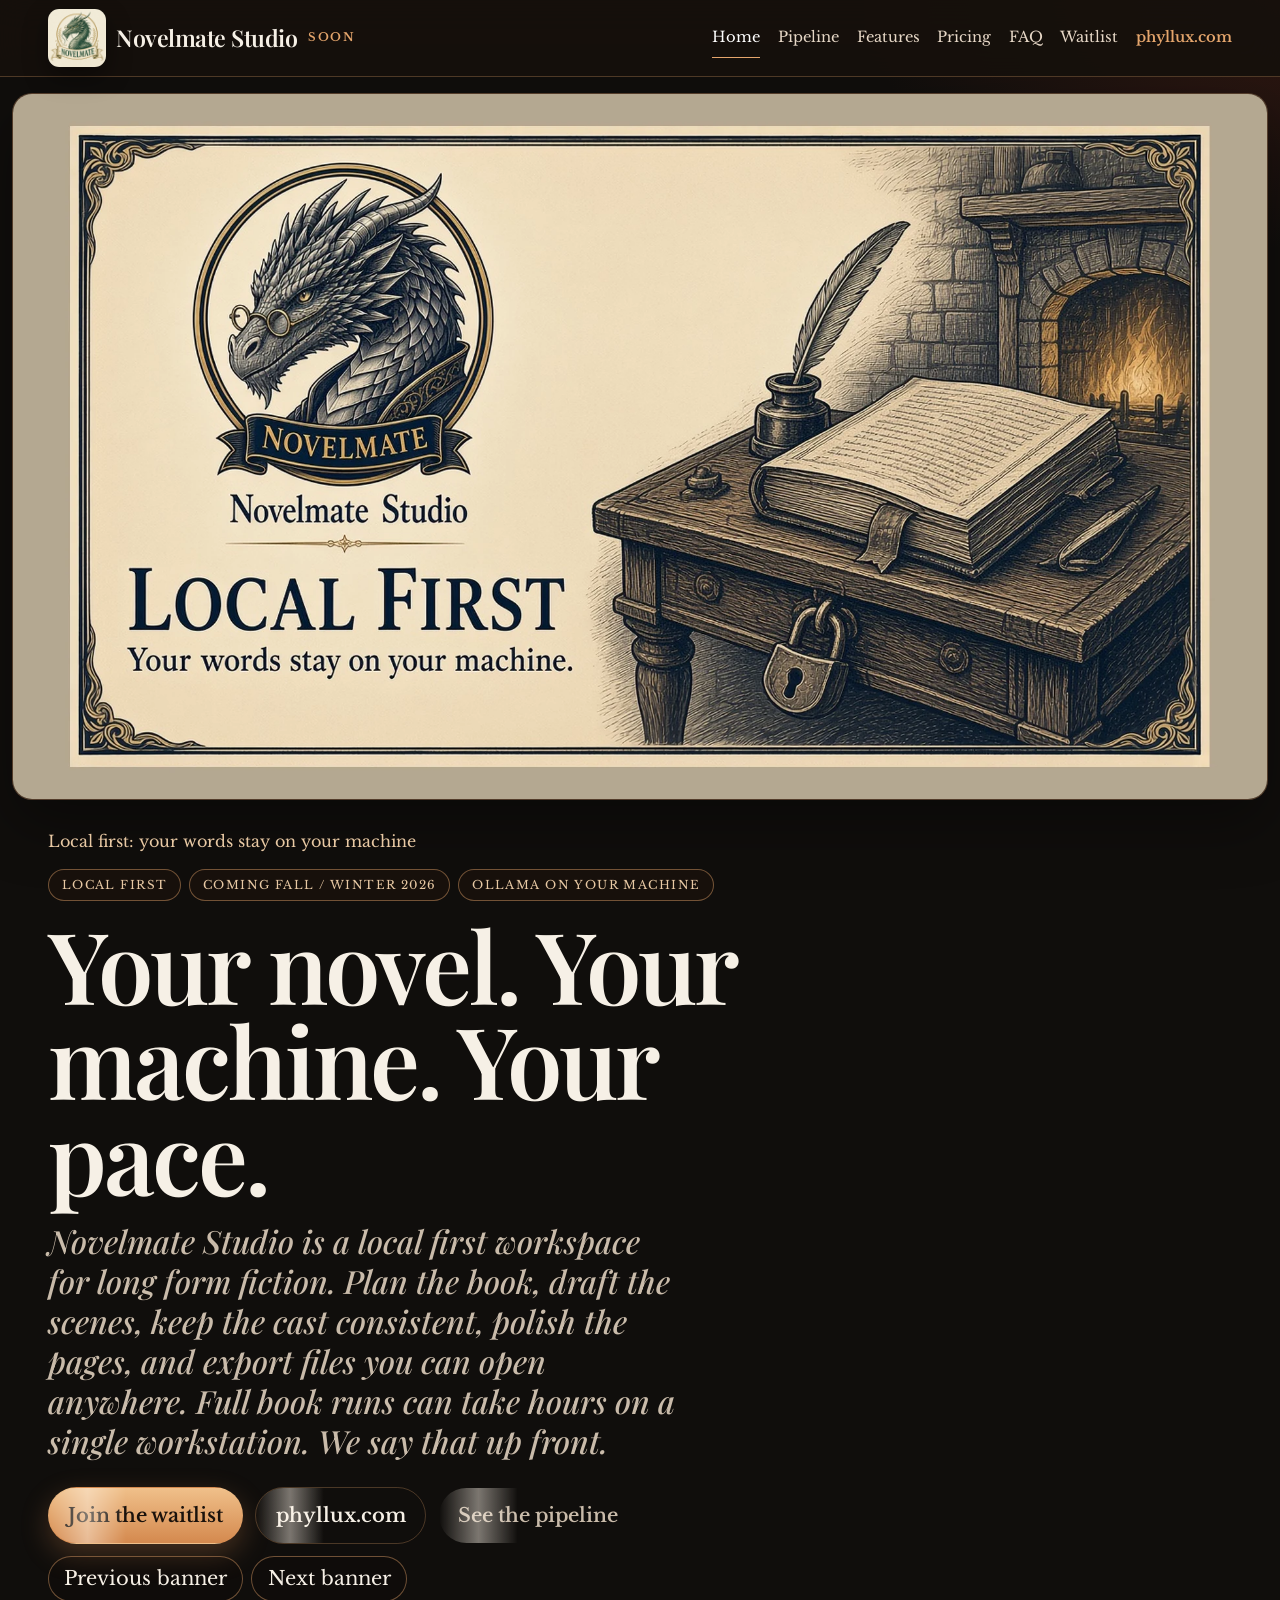
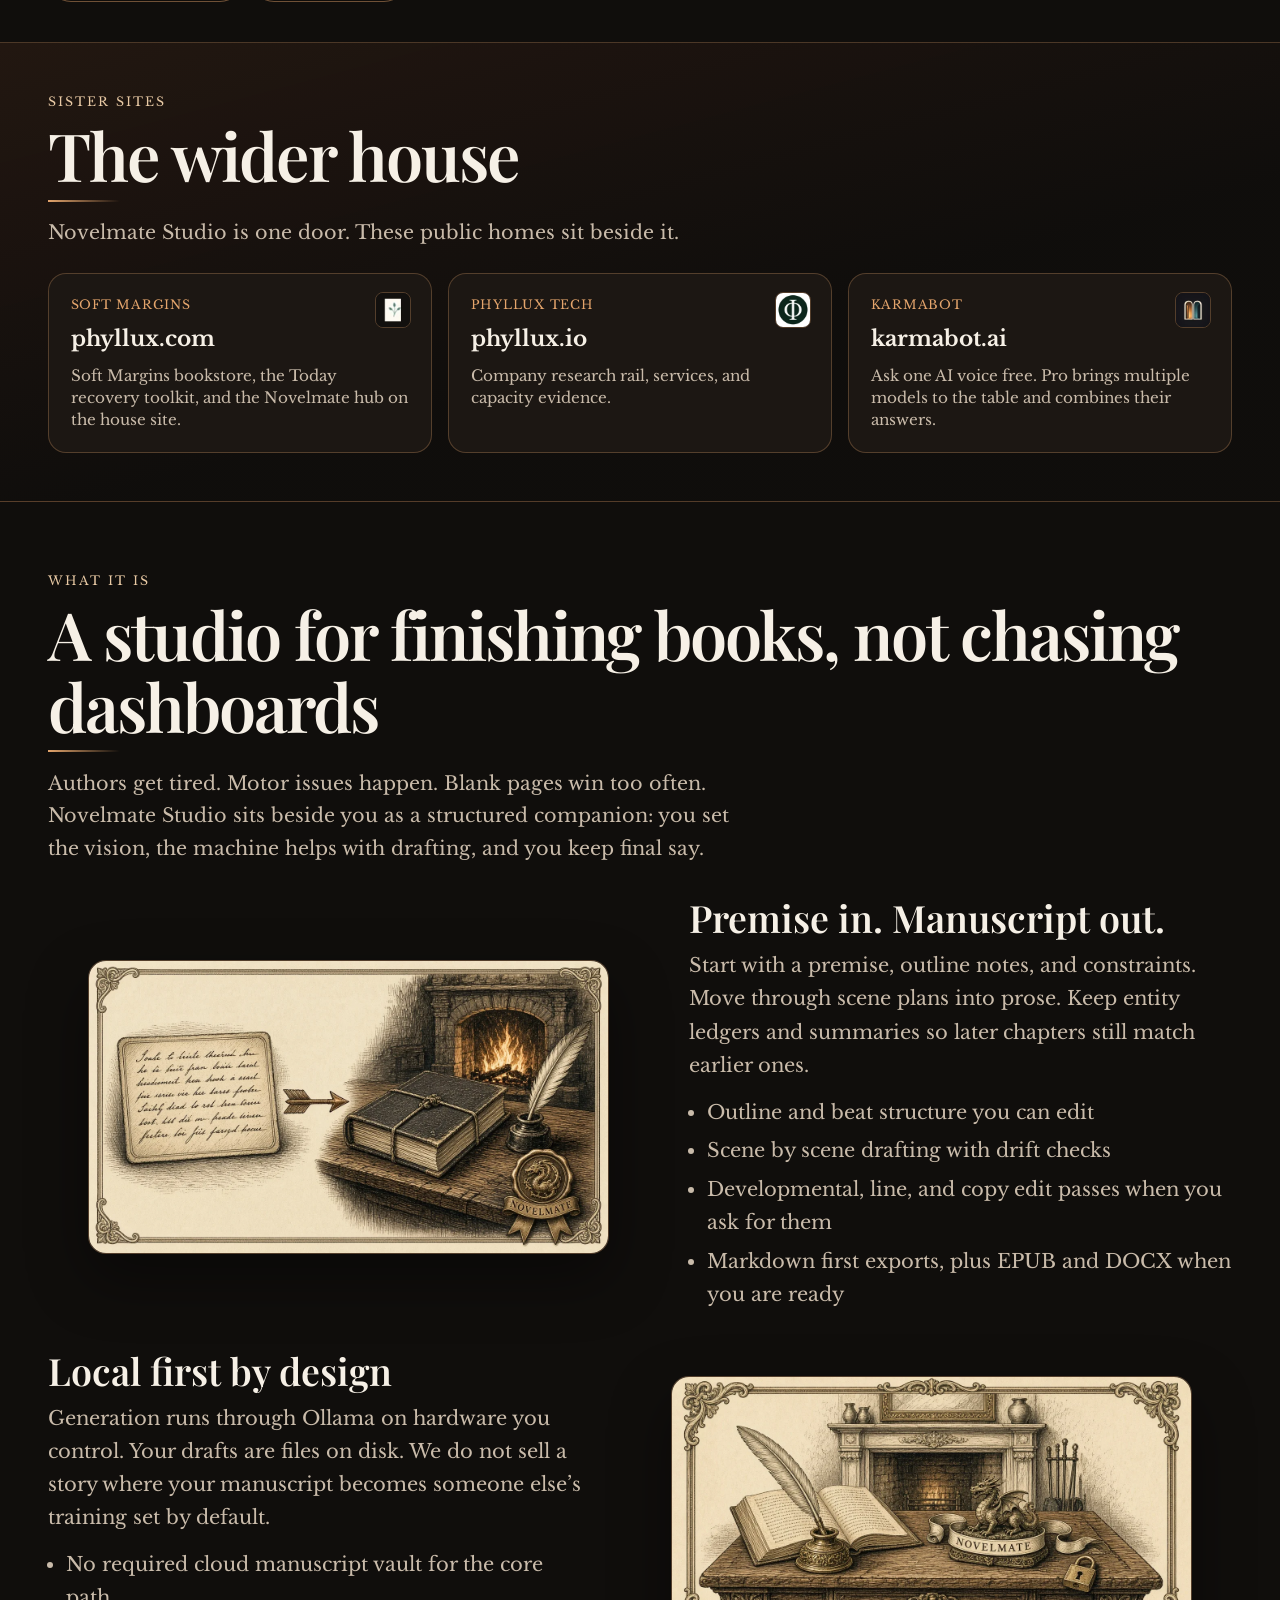
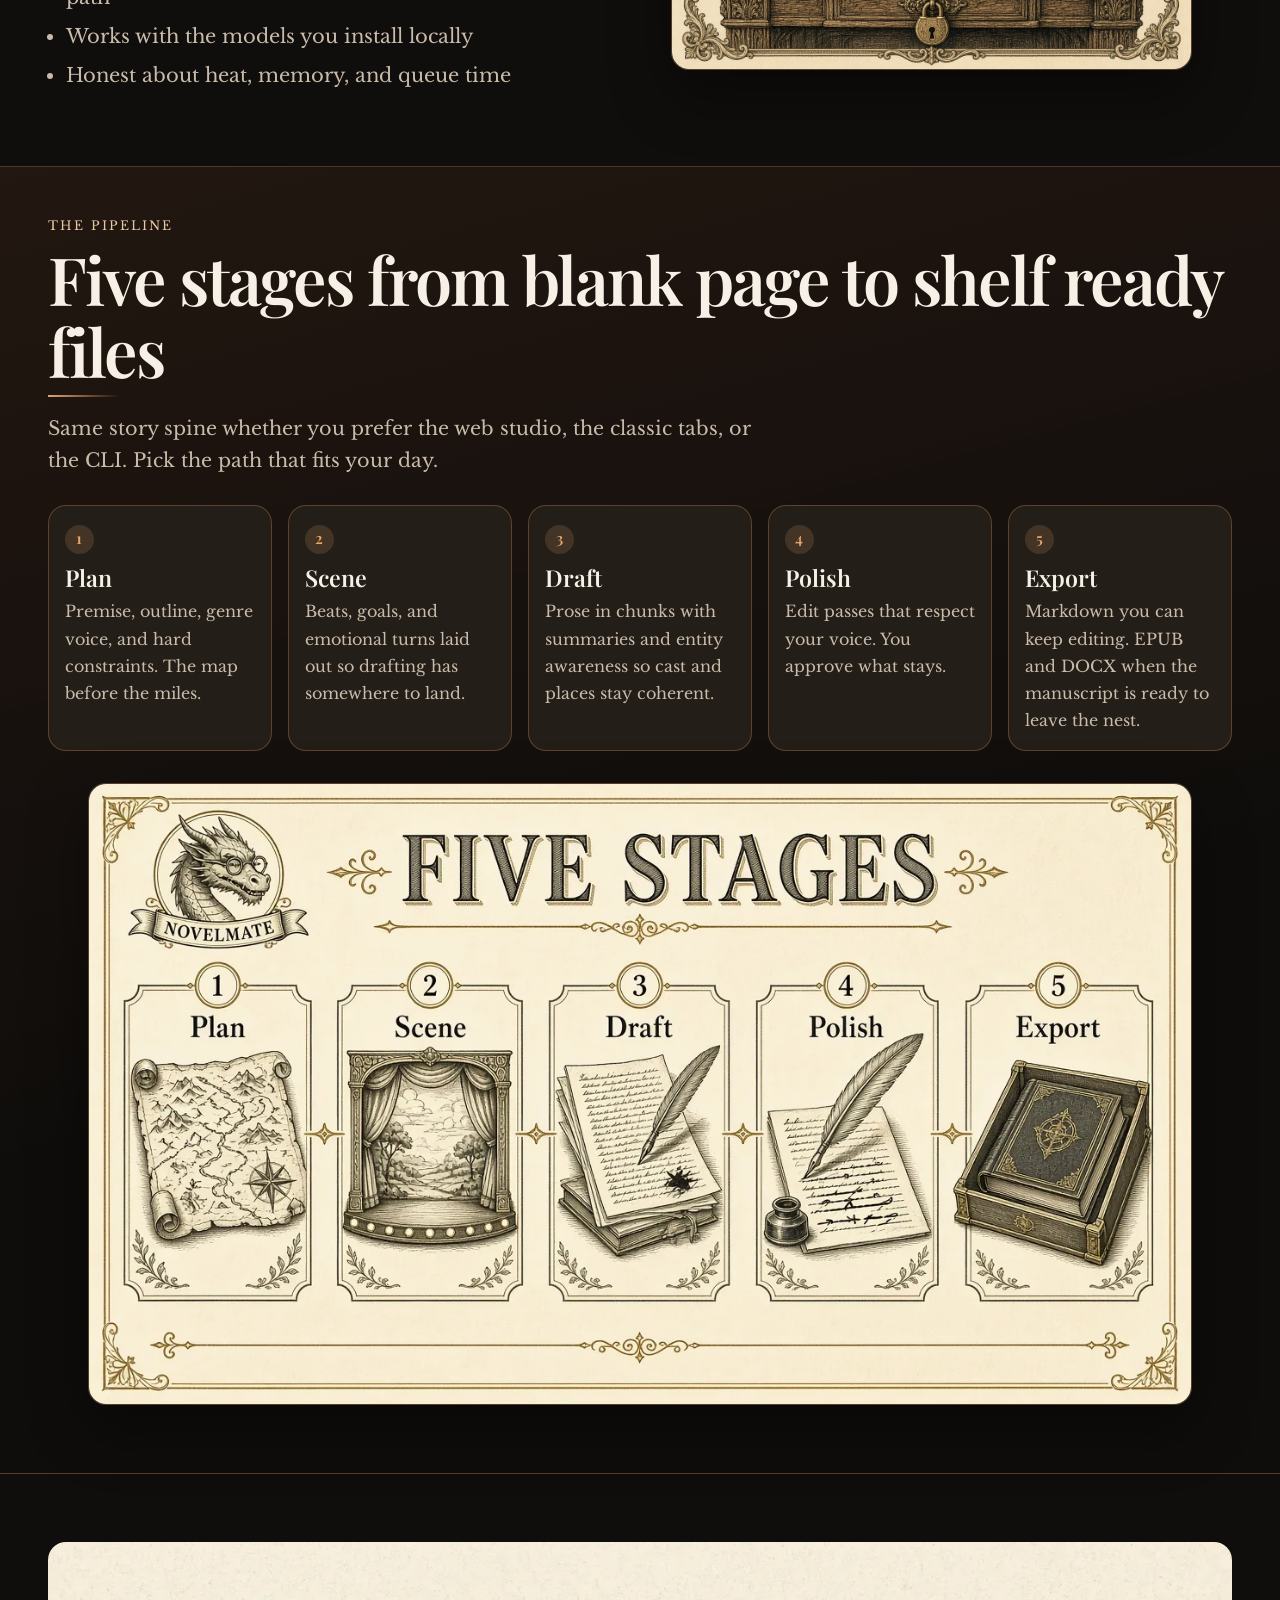
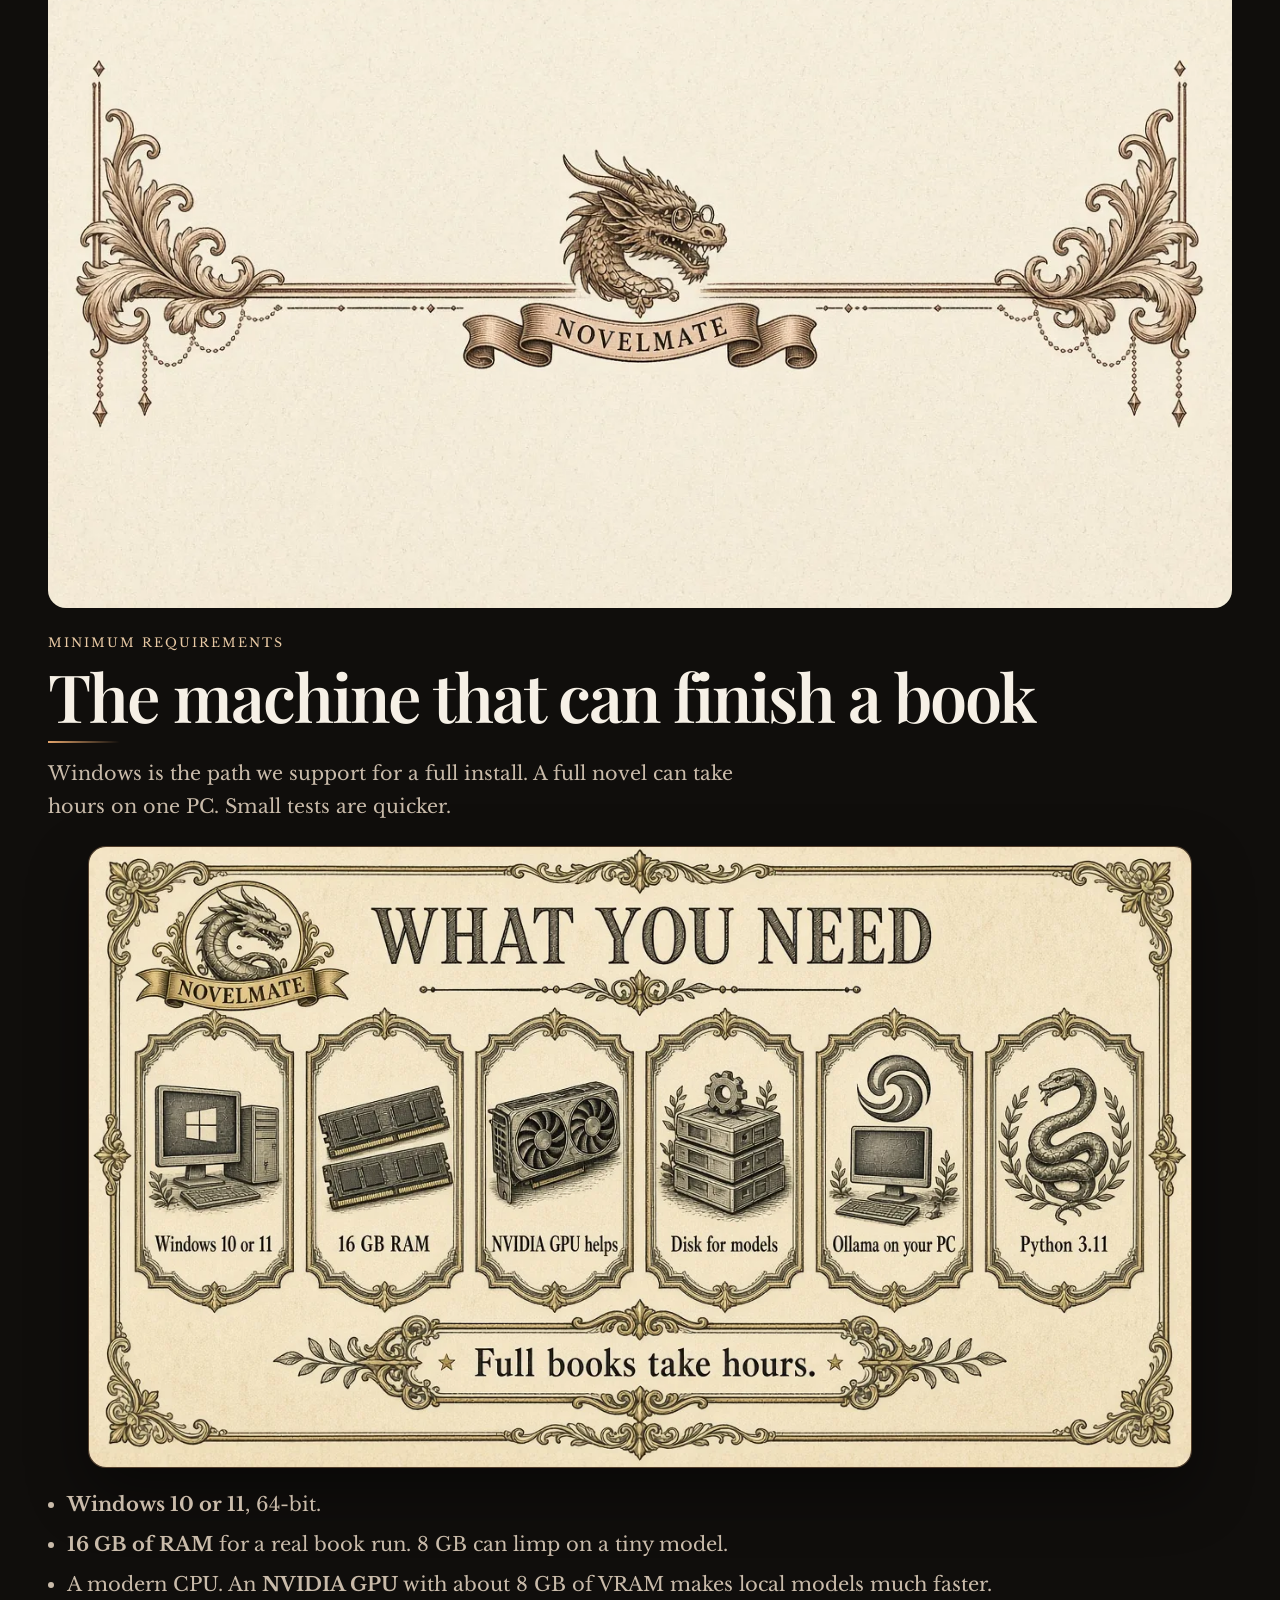
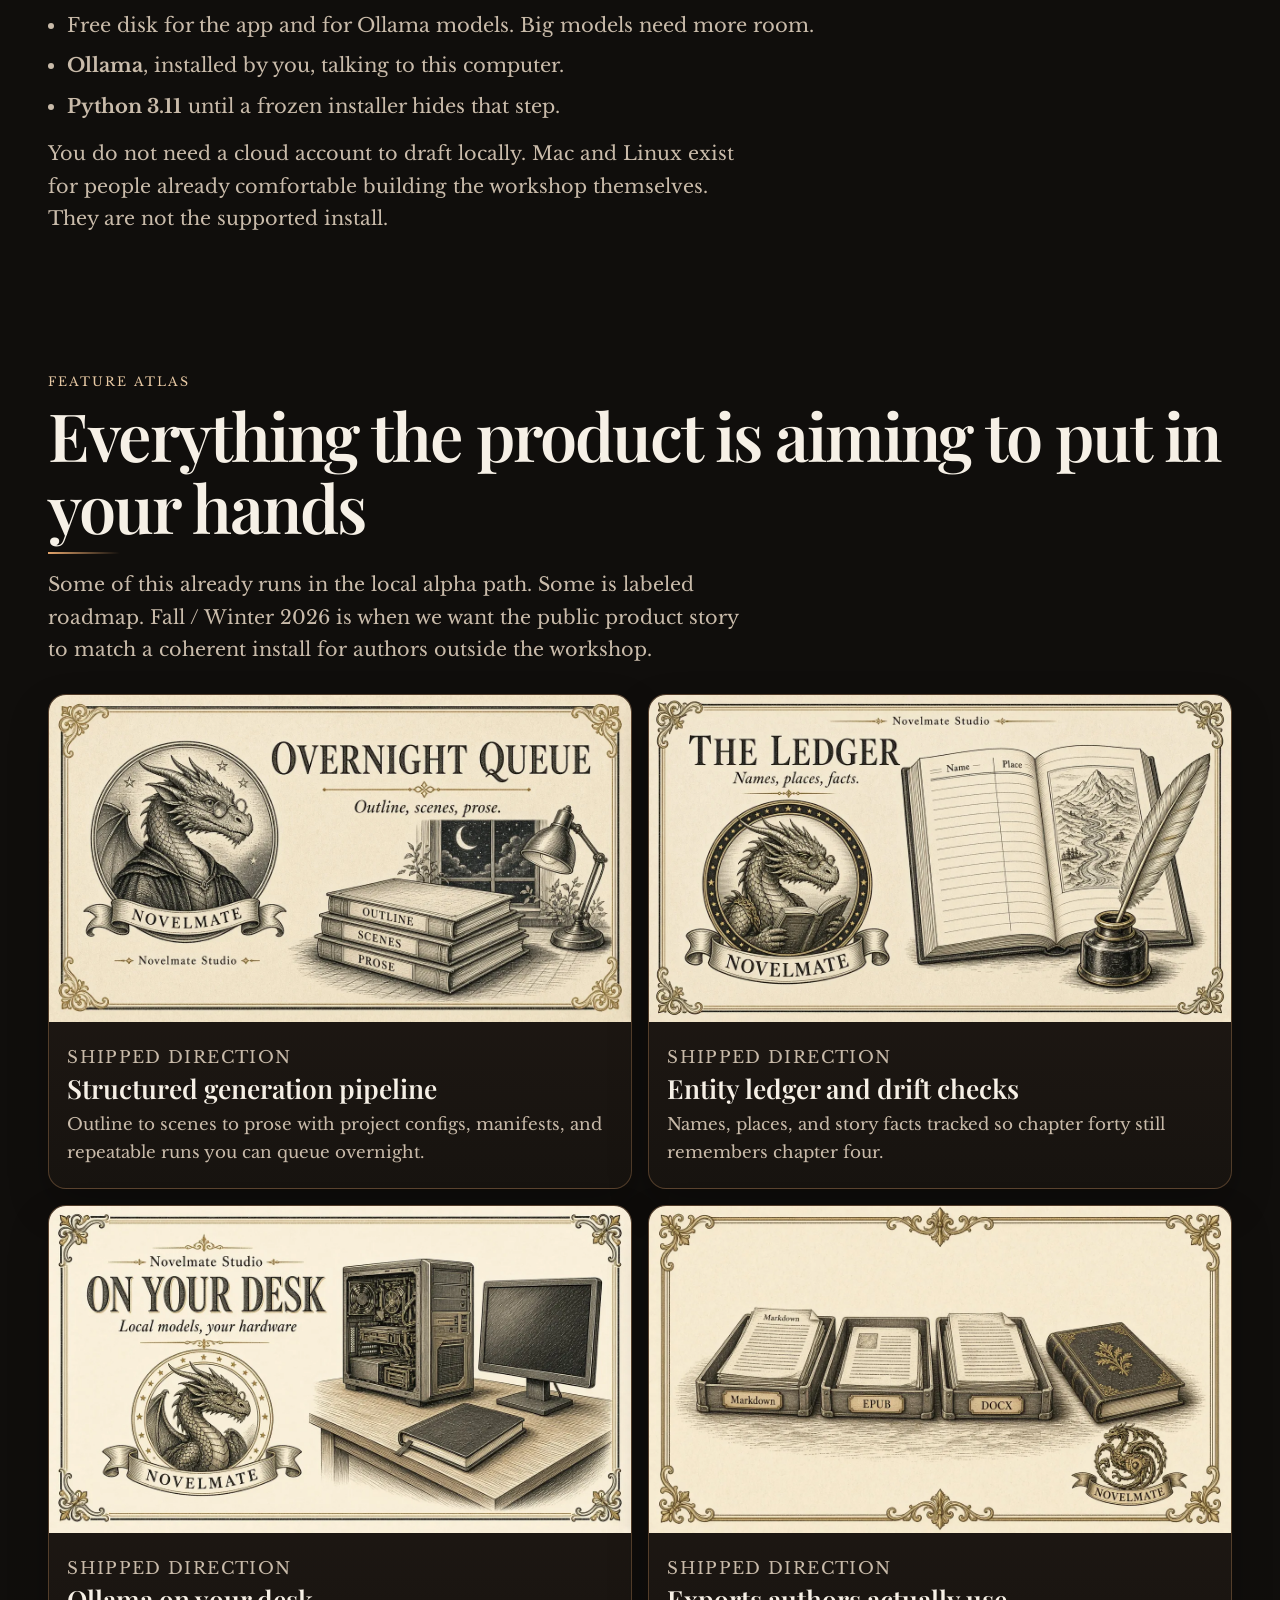
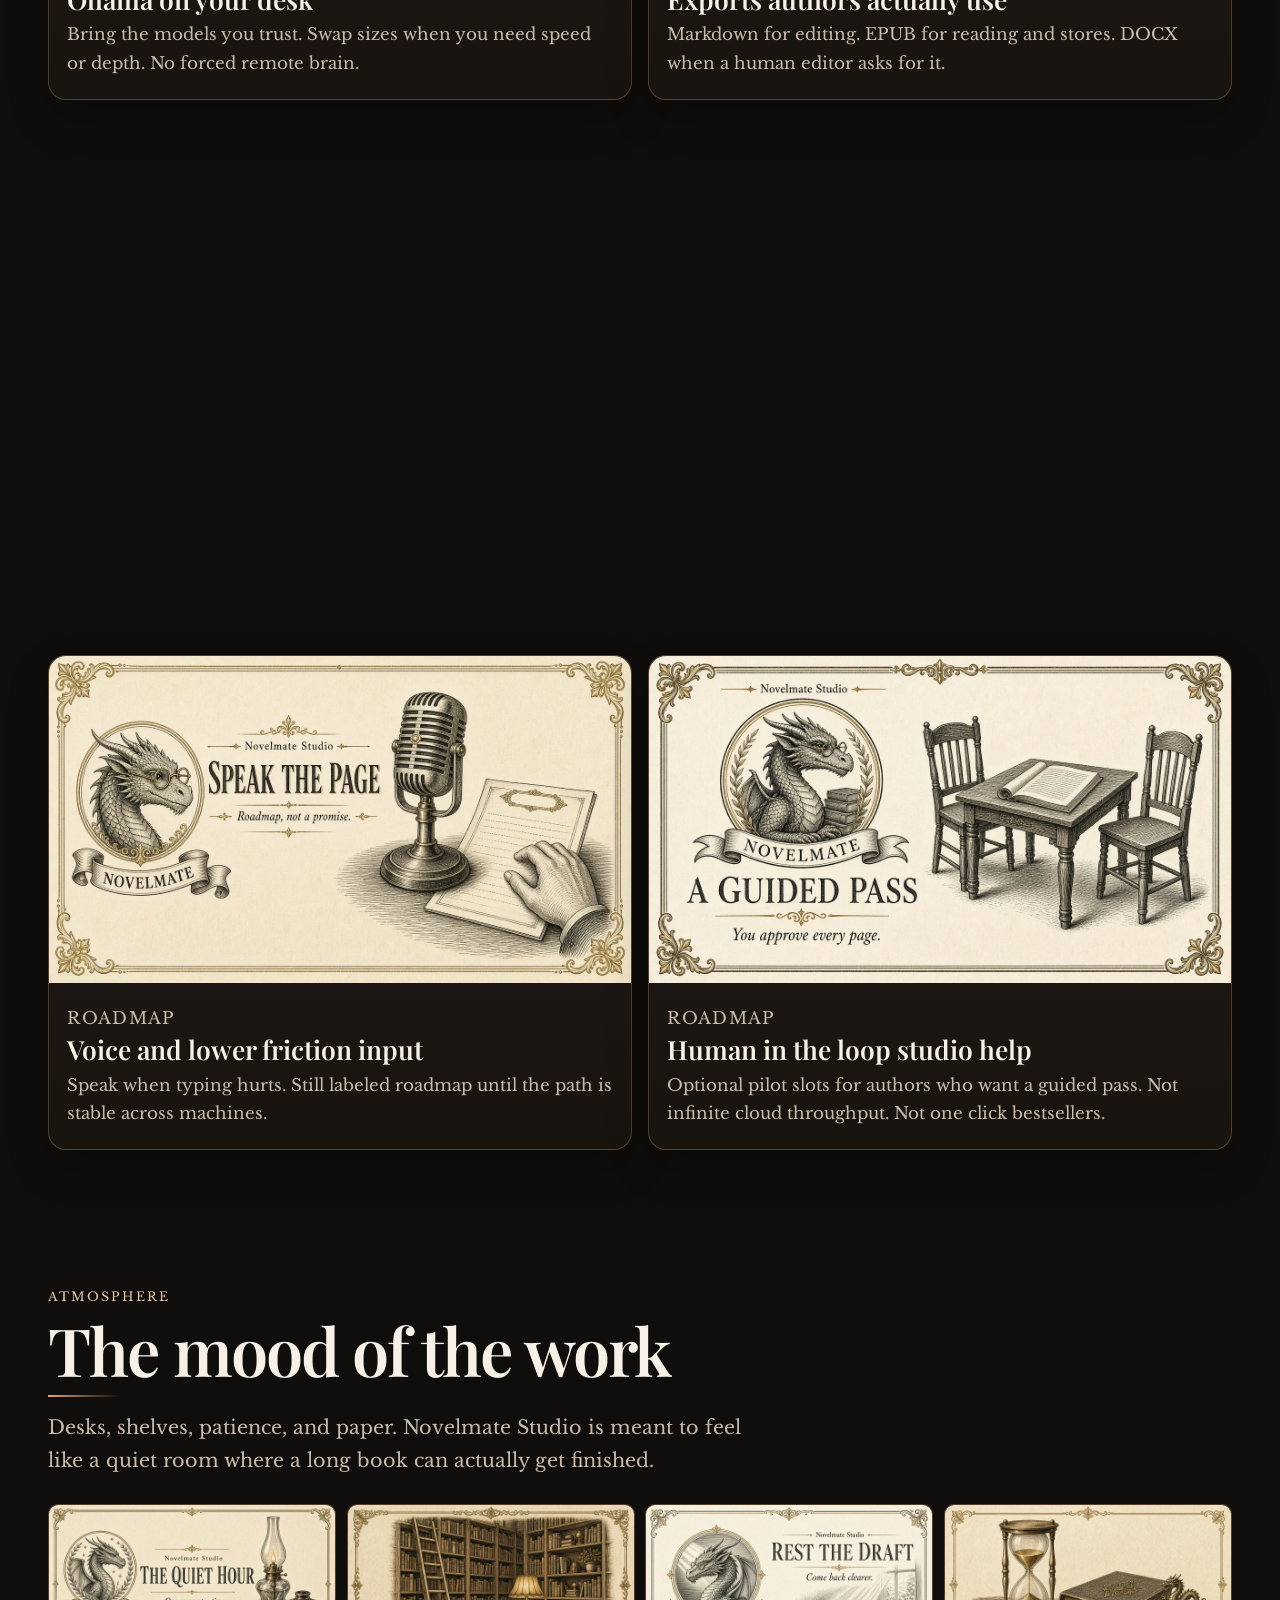
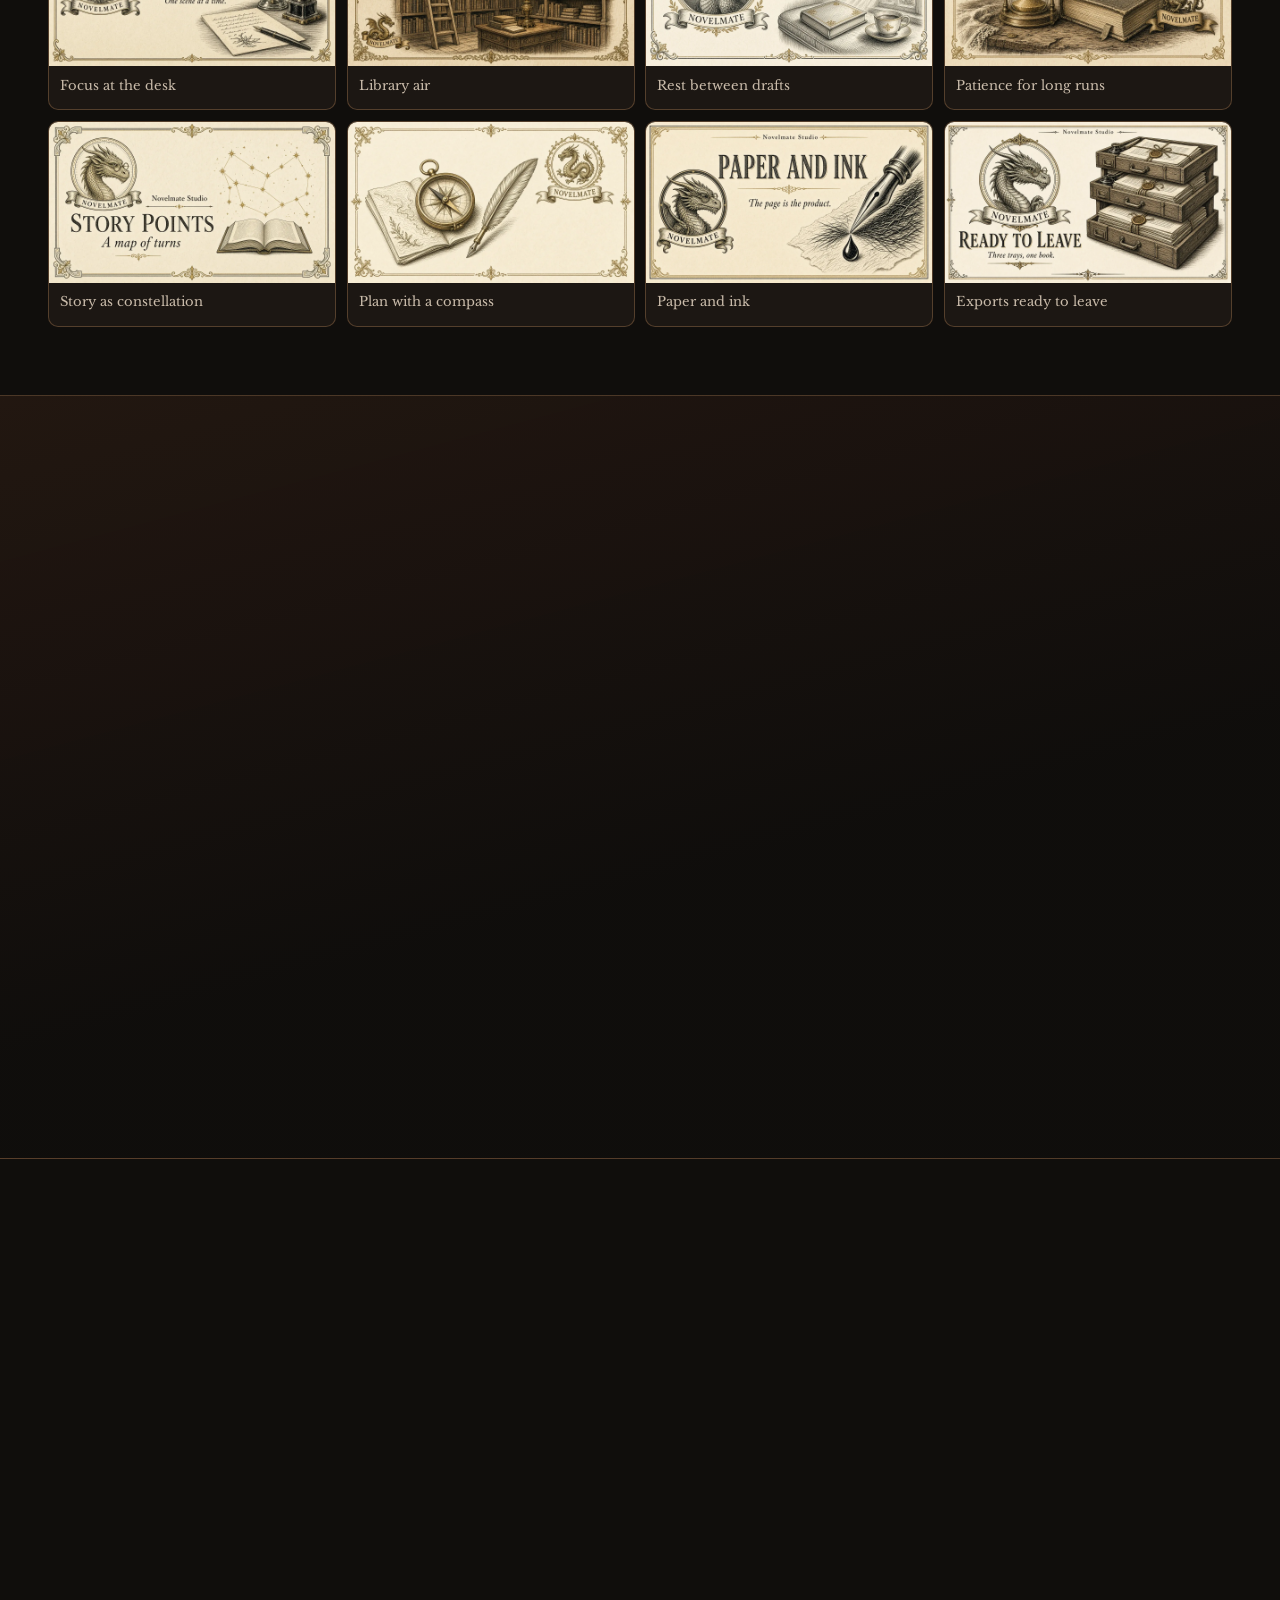
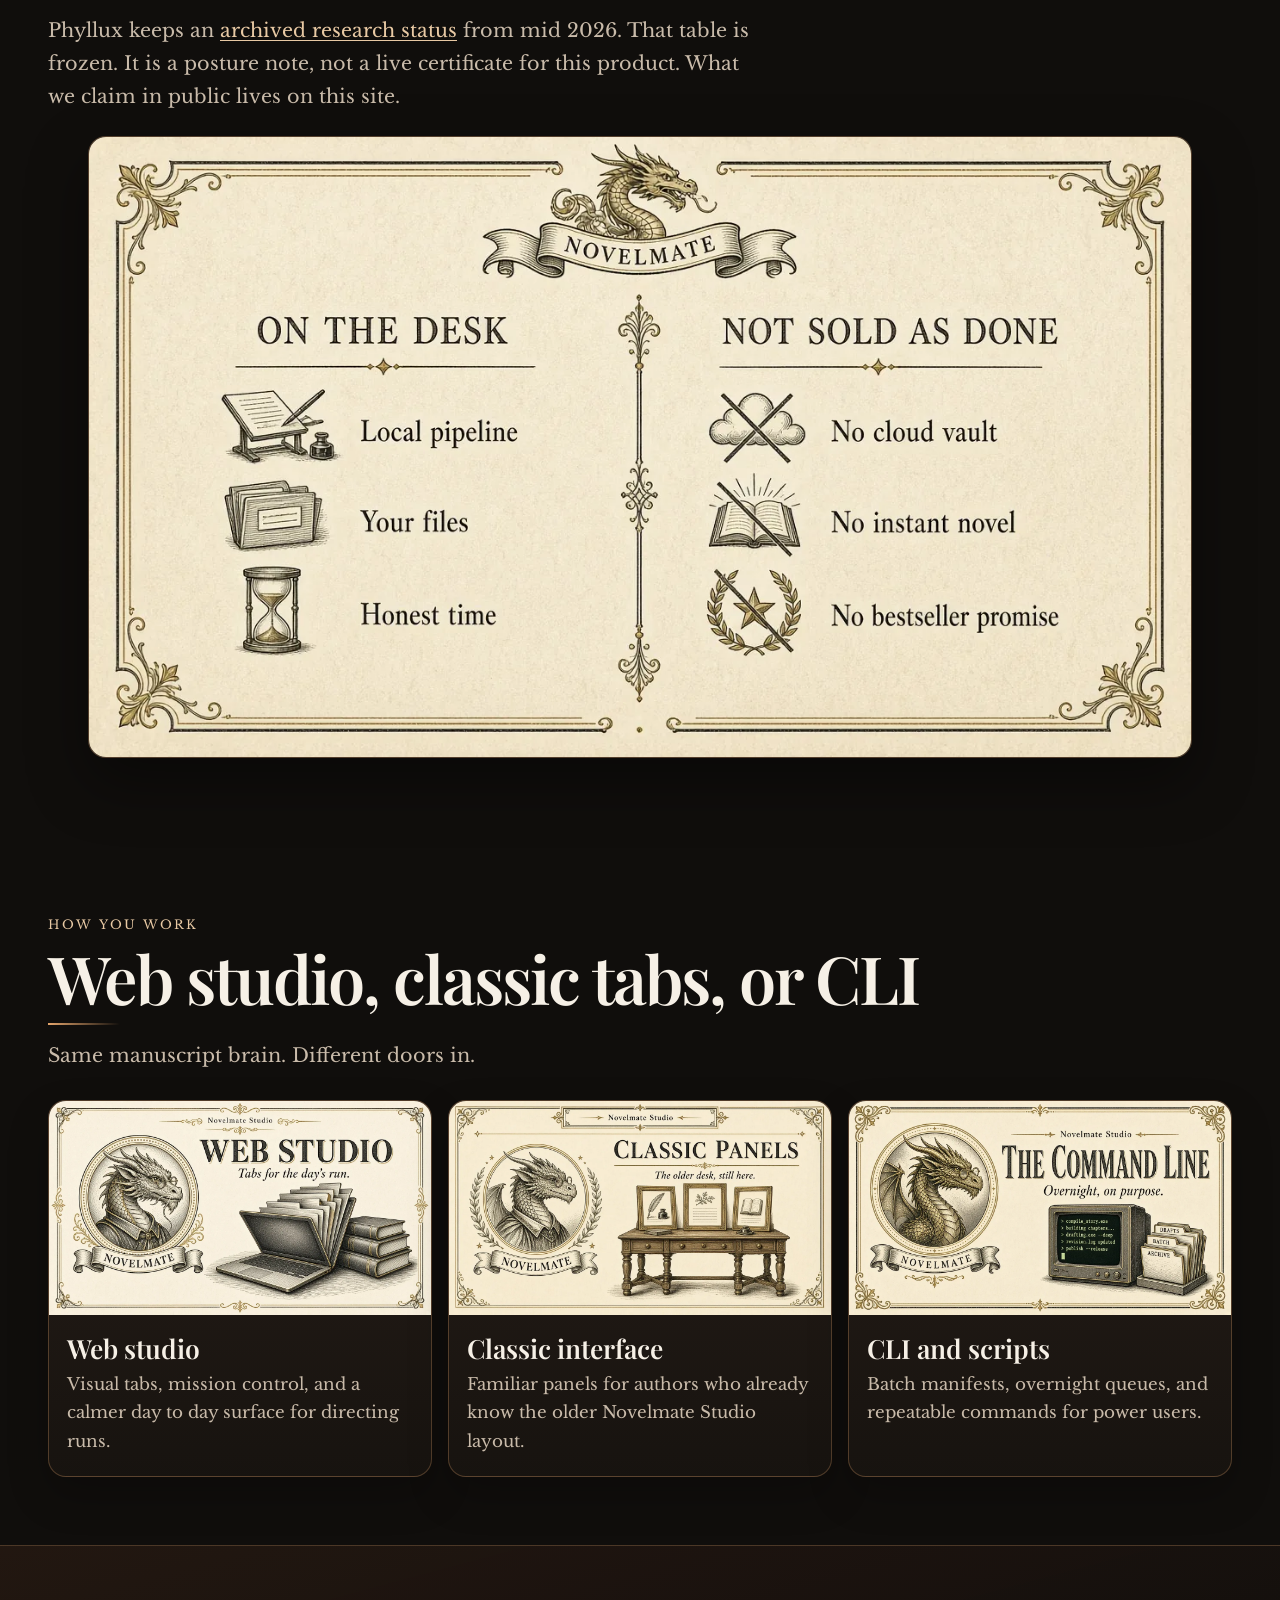
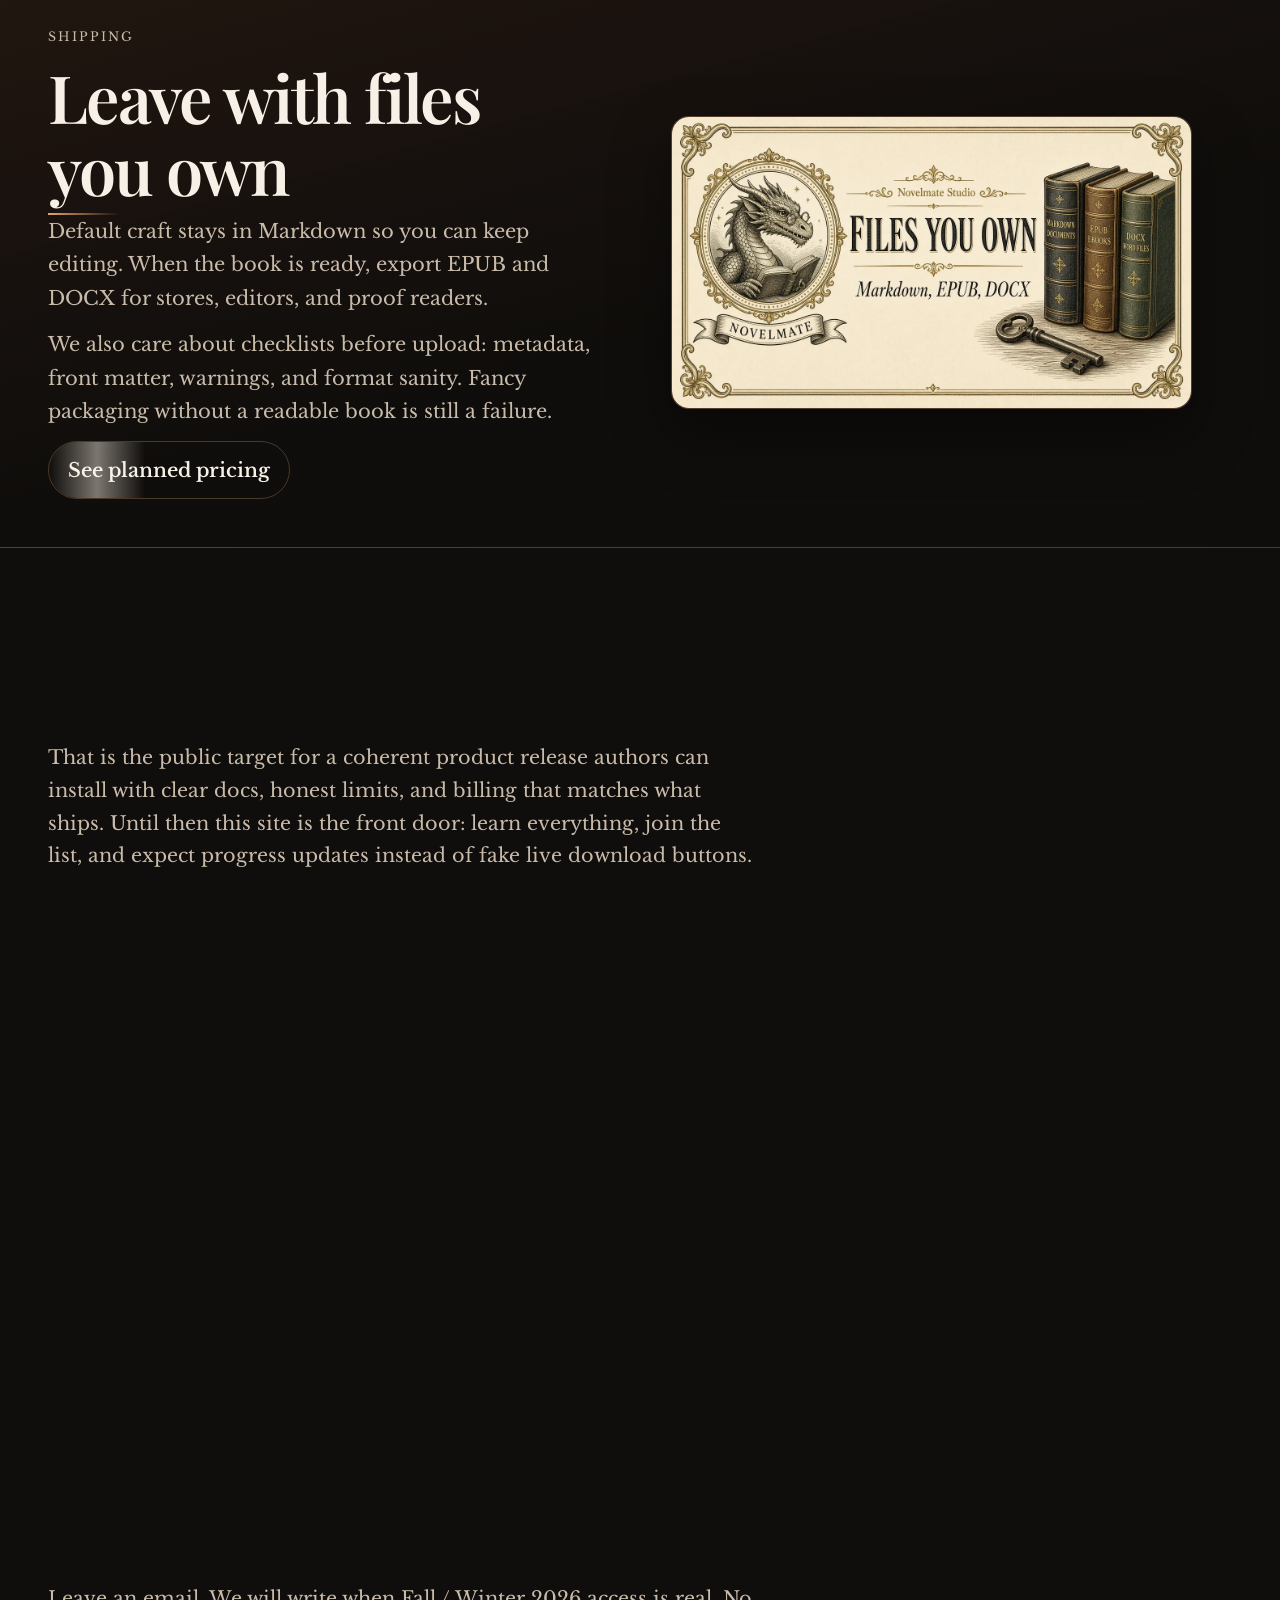
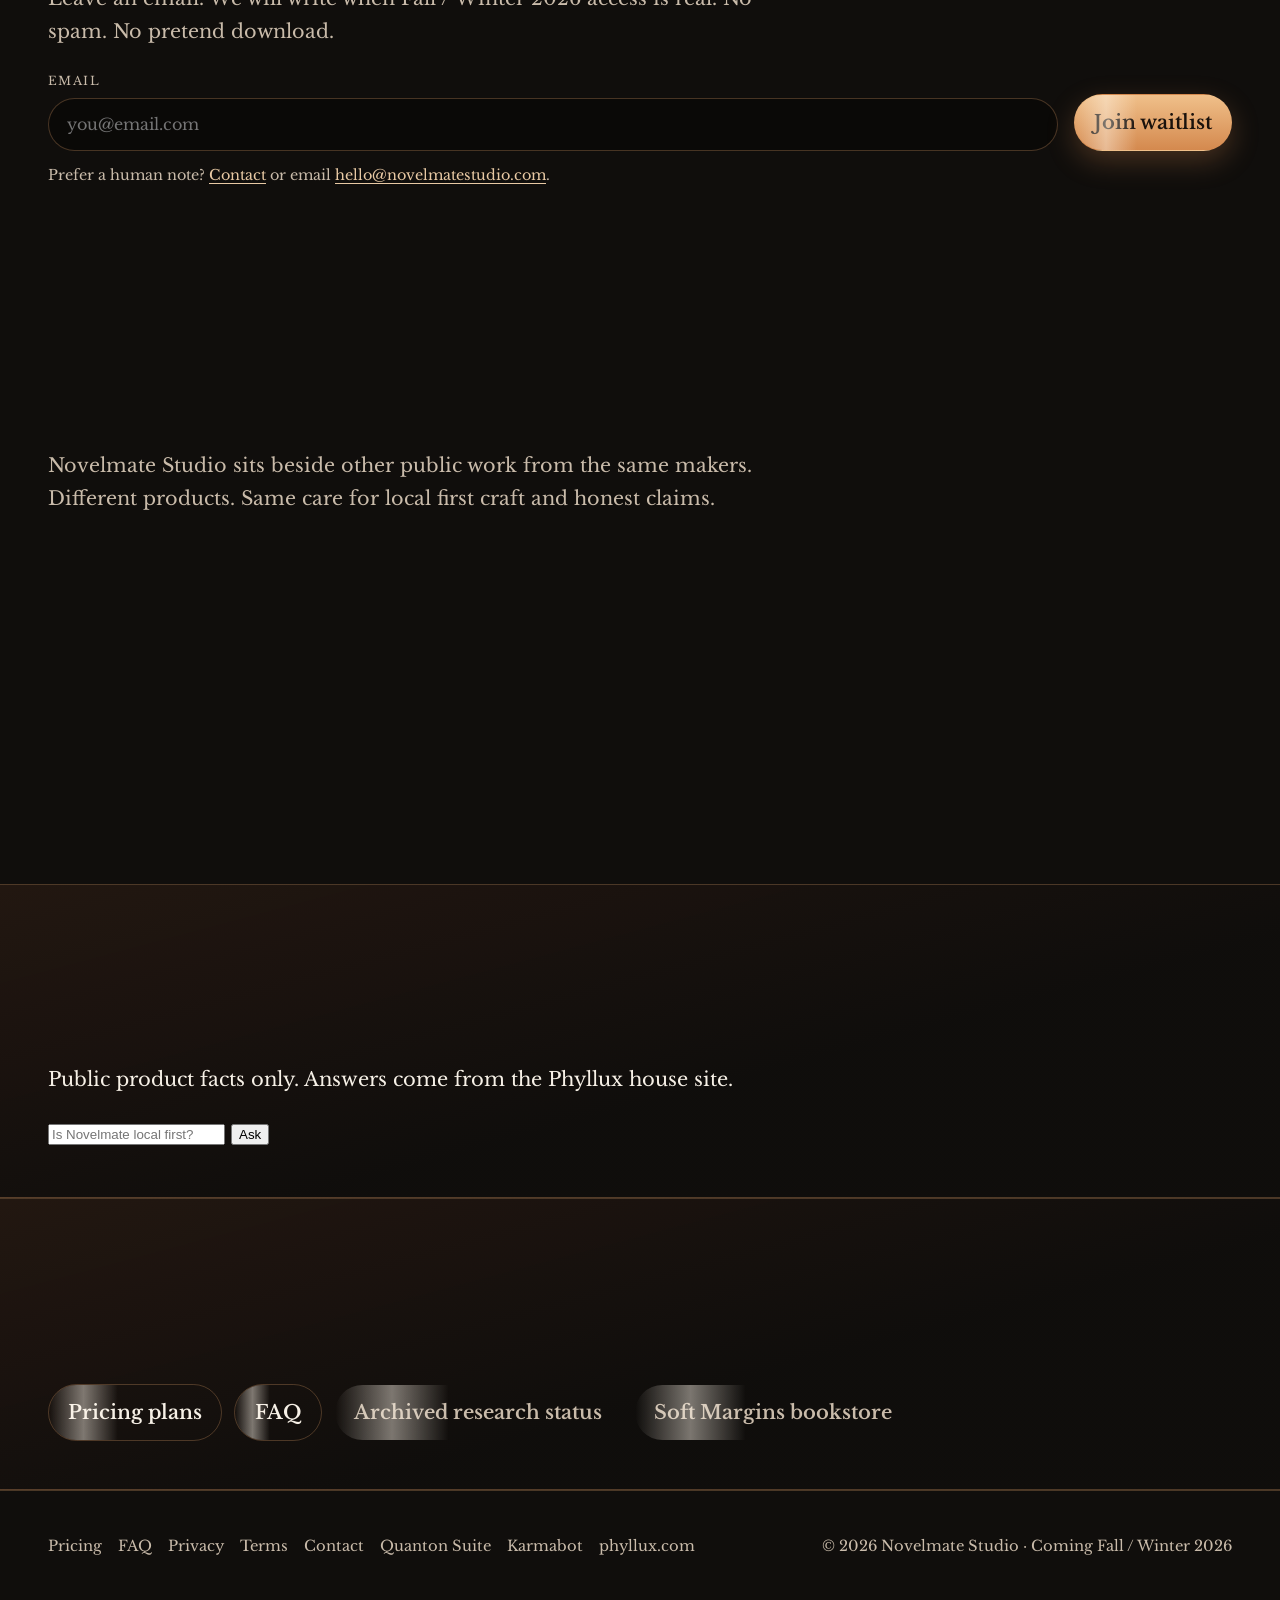
<file: public/index.html>
﻿<!DOCTYPE html>
<html lang="en">
<head>
  <meta charset="utf-8" />
  <link rel="preconnect" href="https://fonts.googleapis.com" />
  <link rel="preconnect" href="https://fonts.gstatic.com" crossorigin />
  <link href="https://fonts.googleapis.com/css2?family=Libre+Baskerville:ital,wght@0,400;0,700;1,400&family=Playfair+Display:ital,wght@0,500;0,600;0,700;1,500;1,600&display=swap" rel="stylesheet" />
  <meta name="viewport" content="width=device-width, initial-scale=1, viewport-fit=cover" />
  <title>Novelmate Studio — local first fiction workspace | Coming Fall/Winter 2026</title>
  <meta name="description" content="Novelmate Studio helps authors plan, draft, polish, and export long form fiction on their own machine with Ollama. Coming Fall/Winter 2026. Join the waitlist." />
  <meta property="og:title" content="Novelmate Studio — Coming Fall/Winter 2026" />
  <meta property="og:description" content="Local first novel workspace. Premise to manuscript to EPUB. Your files stay on your machine." />
  <meta property="og:type" content="website" />
  <meta property="og:url" content="https://novelmatestudio.com/" />
  <meta property="og:image" content="https://novelmatestudio.com/assets/og-1200x630.webp" />
  <meta name="twitter:card" content="summary_large_image" />
  <meta name="twitter:image" content="https://novelmatestudio.com/assets/og-1200x630.webp" />
  <link rel="canonical" href="https://novelmatestudio.com/" />
  <link rel="stylesheet" href="css/site.css?v=20261008g" />
  <link rel="icon" href="assets/brand/favicon-32.png" type="image/png" />
  <link rel="apple-touch-icon" href="assets/brand/apple-touch-icon.png" />
  <script type="application/ld+json">
  {
    "@context": "https://schema.org",
    "@type": "SoftwareApplication",
    "name": "Novelmate Studio",
    "applicationCategory": "MultimediaApplication",
    "operatingSystem": "Windows, macOS, Linux",
    "offers": { "@type": "Offer", "price": "0", "priceCurrency": "USD", "availability": "https://schema.org/PreOrder" },
    "description": "Local first AI assisted fiction workspace for planning, drafting, polish, and export. Coming Fall/Winter 2026.",
    "url": "https://novelmatestudio.com/"
  }
  </script>
</head>
<body>
  <a class="sr-only" href="#main">Skip to content</a>

  <header class="site-header">
    <div class="inner">
      <a class="brand" href="index.html"><img class="brand-dragon" src="assets/brand/logo-dragon.webp" alt="Novelmate dragon" width="58" height="58" />Novelmate Studio <span>soon</span></a>
      <button class="nav-toggle" type="button" data-nav-toggle aria-expanded="false" aria-controls="site-nav">Menu</button>
      <nav id="site-nav" class="nav" data-site-nav aria-label="Primary">
        <a href="index.html" aria-current="page">Home</a>
        <a href="#pipeline">Pipeline</a>
        <a href="#features">Features</a>
        <a href="pricing.html">Pricing</a>
        <a href="faq.html">FAQ</a>
        <a href="#waitlist">Waitlist</a>
        <a class="nav-ext" href="https://phyllux.com/" rel="noopener noreferrer" target="_blank">phyllux.com</a>
      </nav>
    </div>
  </header>

  <section class="hero-stage" aria-label="Novelmate Studio hero">
    <div class="hero-frame">
      <img id="heroBanner" src="assets/heroes/nm-feature-hero-01-local-first.webp" alt="" width="1920" height="1080" fetchpriority="high" />
    </div>
    <div class="hero-inner">
      <p class="hero-caption" id="heroCaption">Local first: your words stay on your machine</p>
      <div class="pill-row">
        <span class="pill">Local first</span>
        <span class="pill">Coming Fall / Winter 2026</span>
        <span class="pill">Ollama on your machine</span>
      </div>
      <h1>Your novel. Your machine. Your pace.</h1>
      <p class="lede">
        Novelmate Studio is a local first workspace for long form fiction. Plan the book, draft the scenes, keep the cast consistent, polish the pages, and export files you can open anywhere.
        Full book runs can take hours on a single workstation. We say that up front.
      </p>
      <div class="cta-row">
        <a class="btn btn-primary" href="#waitlist">Join the waitlist</a>
        <a class="btn btn-secondary" href="https://phyllux.com/" rel="noopener noreferrer" target="_blank">phyllux.com</a>
        <a class="btn btn-ghost" href="#pipeline">See the pipeline</a>
      </div>
      <div class="hero-nav">
        <button type="button" id="heroPrev">Previous banner</button>
        <button type="button" id="heroNext">Next banner</button>
      </div>
    </div>
  </section>

  <main id="main">
    <section class="band sister-band" aria-labelledby="sister-heading">
      <div class="wrap">
        <p class="section-kicker">Sister sites</p>
        <h2 class="section-title" id="sister-heading">The wider house</h2>
        <p class="section-lead">Novelmate Studio is one door. These public homes sit beside it.</p>
        <div class="sister-grid">
          <a class="sister-card" href="https://phyllux.com/soft-margins.html" rel="noopener noreferrer" target="_blank">
            <img class="sister-mark" src="assets/brand/soft-margins-mark-96.webp" alt="" width="96" height="96" loading="lazy">
            <p class="sister-kicker">Soft Margins</p>
            <h3>phyllux.com</h3>
            <p>Soft Margins bookstore, the Today recovery toolkit, and the Novelmate hub on the house site.</p>
          </a>
          <a class="sister-card" href="https://phyllux.io/" rel="noopener noreferrer" target="_blank">
            <img class="sister-mark" src="assets/brand/phyllux-mark-96.webp" alt="" width="96" height="96" loading="lazy">
            <p class="sister-kicker">Phyllux Tech</p>
            <h3>phyllux.io</h3>
            <p>Company research rail, services, and capacity evidence.</p>
          </a>
          <a class="sister-card" href="https://karmabot.ai/" rel="noopener noreferrer" target="_blank">
            <img class="sister-mark" src="assets/brand/karmabot-mark-96.webp" alt="" width="96" height="96" loading="lazy">
            <p class="sister-kicker">Karmabot</p>
            <h3>karmabot.ai</h3>
            <p>Ask one AI voice free. Pro brings multiple models to the table and combines their answers.</p>
          </a>
        </div>
      </div>
    </section>
<section class="wrap" aria-labelledby="what-heading">
      <p class="section-kicker">What it is</p>
      <h2 class="section-title" id="what-heading">A studio for finishing books, not chasing dashboards</h2>
      <p class="section-lead">
        Authors get tired. Motor issues happen. Blank pages win too often. Novelmate Studio sits beside you as a structured companion: you set the vision, the machine helps with drafting, and you keep final say.
      </p>

      <div class="feature-split">
        <figure class="feature-media">
          <img src="assets/marketing/plates/nm-plate-premise-to-manuscript.webp" alt="Visual metaphor of a premise becoming a finished novel" width="1376" height="768" loading="lazy" />
        </figure>
        <div class="feature-copy">
          <h3>Premise in. Manuscript out.</h3>
          <p>Start with a premise, outline notes, and constraints. Move through scene plans into prose. Keep entity ledgers and summaries so later chapters still match earlier ones.</p>
          <ul>
            <li>Outline and beat structure you can edit</li>
            <li>Scene by scene drafting with drift checks</li>
            <li>Developmental, line, and copy edit passes when you ask for them</li>
            <li>Markdown first exports, plus EPUB and DOCX when you are ready</li>
          </ul>
        </div>
      </div>

      <div class="feature-split reverse">
        <figure class="feature-media">
          <img src="assets/marketing/plates/nm-plate-local-desk.webp" alt="Local custody metaphor for manuscripts on your own computer" width="1400" height="933" loading="lazy" />
        </figure>
        <div class="feature-copy">
          <h3>Local first by design</h3>
          <p>Generation runs through Ollama on hardware you control. Your drafts are files on disk. We do not sell a story where your manuscript becomes someone else’s training set by default.</p>
          <ul>
            <li>No required cloud manuscript vault for the core path</li>
            <li>Works with the models you install locally</li>
            <li>Honest about heat, memory, and queue time</li>
          </ul>
        </div>
      </div>
    </section>

    <section class="band" id="pipeline" aria-labelledby="pipeline-heading">
      <div class="wrap">
        <p class="section-kicker">The pipeline</p>
        <h2 class="section-title" id="pipeline-heading">Five stages from blank page to shelf ready files</h2>
        <p class="section-lead">Same story spine whether you prefer the web studio, the classic tabs, or the CLI. Pick the path that fits your day.</p>
        <div class="steps">
          <article class="step">
            <h3>Plan</h3>
            <p>Premise, outline, genre voice, and hard constraints. The map before the miles.</p>
          </article>
          <article class="step">
            <h3>Scene</h3>
            <p>Beats, goals, and emotional turns laid out so drafting has somewhere to land.</p>
          </article>
          <article class="step">
            <h3>Draft</h3>
            <p>Prose in chunks with summaries and entity awareness so cast and places stay coherent.</p>
          </article>
          <article class="step">
            <h3>Polish</h3>
            <p>Edit passes that respect your voice. You approve what stays.</p>
          </article>
          <article class="step">
            <h3>Export</h3>
            <p>Markdown you can keep editing. EPUB and DOCX when the manuscript is ready to leave the nest.</p>
          </article>
        </div>
        <figure class="feature-media" style="margin-top:2rem">
          <img src="assets/marketing/plates/nm-plate-pipeline-infographic.webp" alt="Engraved infographic of plan, scene, draft, polish, and export" width="1280" height="720" loading="lazy" />
        </figure>
      </div>
    </section>

    <section class="wrap" id="requirements" aria-labelledby="requirements-heading">
      <figure class="feature-media ornament">
        <img src="assets/marketing/plates/nm-plate-ornament.webp" alt="" width="1280" height="720" />
      </figure>
      <p class="section-kicker">Minimum requirements</p>
      <h2 class="section-title" id="requirements-heading">The machine that can finish a book</h2>
      <p class="section-lead">Windows is the path we support for a full install. A full novel can take hours on one PC. Small tests are quicker.</p>
      <figure class="feature-media" style="margin-top:1.5rem">
        <img src="assets/marketing/plates/nm-plate-requirements-infographic.webp" alt="What you need: Windows 10 or 11, 16 GB RAM, an NVIDIA GPU helps, disk for models, Ollama on your PC, Python 3.11. Full books take hours." width="1280" height="720" />
      </figure>
      <ul class="check">
        <li><strong>Windows 10 or 11</strong>, 64-bit.</li>
        <li><strong>16 GB of RAM</strong> for a real book run. 8 GB can limp on a tiny model.</li>
        <li>A modern CPU. An <strong>NVIDIA GPU</strong> with about 8 GB of VRAM makes local models much faster.</li>
        <li>Free disk for the app and for Ollama models. Big models need more room.</li>
        <li><strong>Ollama</strong>, installed by you, talking to this computer.</li>
        <li><strong>Python 3.11</strong> until a frozen installer hides that step.</li>
      </ul>
      <p class="section-lead">You do not need a cloud account to draft locally. Mac and Linux exist for people already comfortable building the workshop themselves. They are not the supported install.</p>
    </section>

    <section class="wrap" id="features" aria-labelledby="features-heading">
      <p class="section-kicker">Feature atlas</p>
      <h2 class="section-title" id="features-heading">Everything the product is aiming to put in your hands</h2>
      <p class="section-lead">Some of this already runs in the local alpha path. Some is labeled roadmap. Fall / Winter 2026 is when we want the public product story to match a coherent install for authors outside the workshop.</p>

      <div class="card-grid two">
        <article class="card">
          <img class="card-img" src="assets/marketing/plates/nm-plate-queue.webp?v=2" alt="Overnight queue of outlines, scenes, and prose" width="1280" height="720" loading="lazy" />
          <div class="card-body">
            <p class="tag-shipped">Shipped direction</p>
            <h3>Structured generation pipeline</h3>
            <p>Outline to scenes to prose with project configs, manifests, and repeatable runs you can queue overnight.</p>
          </div>
        </article>
        <article class="card">
          <img class="card-img" src="assets/marketing/plates/nm-plate-ledger.webp" alt="Blank ledger for names, places, and facts" width="1280" height="720" loading="lazy" />
          <div class="card-body">
            <p class="tag-shipped">Shipped direction</p>
            <h3>Entity ledger and drift checks</h3>
            <p>Names, places, and story facts tracked so chapter forty still remembers chapter four.</p>
          </div>
        </article>
        <article class="card">
          <img class="card-img" src="assets/marketing/plates/nm-plate-models.webp" alt="Local models on a desk computer" width="1280" height="720" loading="lazy" />
          <div class="card-body">
            <p class="tag-shipped">Shipped direction</p>
            <h3>Ollama on your desk</h3>
            <p>Bring the models you trust. Swap sizes when you need speed or depth. No forced remote brain.</p>
          </div>
        </article>
        <article class="card">
          <img class="card-img" src="assets/marketing/plates/nm-plate-exports.webp" alt="Export formats metaphor with manuscript packages" width="1376" height="768" loading="lazy" />
          <div class="card-body">
            <p class="tag-shipped">Shipped direction</p>
            <h3>Exports authors actually use</h3>
            <p>Markdown for editing. EPUB for reading and stores. DOCX when a human editor asks for it.</p>
          </div>
        </article>
        <article class="card">
          <img class="card-img" src="assets/marketing/plates/nm-plate-quiet-desk.webp" alt="Warm accessible writing desk" width="1400" height="933" loading="lazy" />
          <div class="card-body">
            <p class="tag-shipped">Design goal</p>
            <h3>Built for hard writing days</h3>
            <p>Minimal input workflow when fatigue or motor load is high. Keyboard first habits. Voice input stays on the roadmap until it is proven.</p>
          </div>
        </article>
        <article class="card">
          <img class="card-img" src="assets/marketing/plates/nm-plate-privacy.webp" alt="Anti extraction privacy metaphor" width="1376" height="768" loading="lazy" />
          <div class="card-body">
            <p class="tag-shipped">Stance</p>
            <h3>Your words are not a harvest</h3>
            <p>Local custody is the point. Marketing will never claim secret cloud training on your manuscripts.</p>
          </div>
        </article>
        <article class="card">
          <img class="card-img" src="assets/marketing/plates/nm-plate-voice.webp" alt="A desk microphone beside a manuscript, labeled as roadmap" width="1280" height="720" loading="lazy" />
          <div class="card-body">
            <p class="tag-roadmap">Roadmap</p>
            <h3>Voice and lower friction input</h3>
            <p>Speak when typing hurts. Still labeled roadmap until the path is stable across machines.</p>
          </div>
        </article>
        <article class="card">
          <img class="card-img" src="assets/marketing/plates/nm-plate-guided.webp" alt="Two chairs and one shared manuscript" width="1280" height="720" loading="lazy" />
          <div class="card-body">
            <p class="tag-roadmap">Roadmap</p>
            <h3>Human in the loop studio help</h3>
            <p>Optional pilot slots for authors who want a guided pass. Not infinite cloud throughput. Not one click bestsellers.</p>
          </div>
        </article>
      </div>
    </section>

    <section class="wrap" aria-labelledby="gallery-heading">
      <p class="section-kicker">Atmosphere</p>
      <h2 class="section-title" id="gallery-heading">The mood of the work</h2>
      <p class="section-lead">Desks, shelves, patience, and paper. Novelmate Studio is meant to feel like a quiet room where a long book can actually get finished.</p>
      <div class="mosaic">
        <figure>
          <img src="assets/marketing/plates/nm-plate-quiet-hour.webp" alt="A lamp, an inkwell, and one half-written page" width="1280" height="720" loading="lazy" />
          <figcaption>Focus at the desk</figcaption>
        </figure>
        <figure>
          <img src="assets/marketing/plates/nm-plate-library.webp" alt="Library shelves in documentary light" width="1400" height="933" loading="lazy" />
          <figcaption>Library air</figcaption>
        </figure>
        <figure>
          <img src="assets/marketing/plates/nm-plate-reading-nook.webp" alt="A window seat, a closed book, and a teacup" width="1280" height="720" loading="lazy" />
          <figcaption>Rest between drafts</figcaption>
        </figure>
        <figure>
          <img src="assets/marketing/plates/nm-plate-hourglass.webp" alt="Hourglass suggesting patient long runs" width="1400" height="933" loading="lazy" />
          <figcaption>Patience for long runs</figcaption>
        </figure>
        <figure>
          <img src="assets/marketing/plates/nm-plate-constellation.webp" alt="Stars joined above an open book" width="1280" height="720" loading="lazy" />
          <figcaption>Story as constellation</figcaption>
        </figure>
        <figure>
          <img src="assets/marketing/plates/nm-plate-compass.webp" alt="Compass planning metaphor" width="1400" height="933" loading="lazy" />
          <figcaption>Plan with a compass</figcaption>
        </figure>
        <figure>
          <img src="assets/marketing/plates/nm-plate-paper-ink.webp" alt="Paper fibers, a pen nib, and a drop of ink" width="1280" height="720" loading="lazy" />
          <figcaption>Paper and ink</figcaption>
        </figure>
        <figure>
          <img src="assets/marketing/plates/nm-plate-courier.webp" alt="Three trays of tied manuscripts ready to leave" width="1280" height="720" loading="lazy" />
          <figcaption>Exports ready to leave</figcaption>
        </figure>
      </div>
    </section>

    <section class="band" aria-labelledby="who-heading">
      <div class="wrap">
        <div class="feature-split">
          <figure class="feature-media">
            <img src="assets/marketing/plates/nm-plate-blank-page.webp" alt="An empty page, a faint outline, and an empty chair" width="1280" height="720" loading="lazy" />
          </figure>
          <div class="feature-copy">
            <p class="section-kicker">Who it is for</p>
            <h2 class="section-title" id="who-heading">Authors who want custody and completion</h2>
            <ul>
              <li>Writers who want drafts and models on their own systems</li>
              <li>People fine with queue style runs instead of fake instant novels</li>
              <li>Anyone who needs structure when energy is low</li>
              <li>Indie authors aiming at EPUB and store ready packages without renting their manuscript</li>
            </ul>
            <p>If you need a social network for writers, this is not that. If you need a patient studio that helps you finish, you are in the right place.</p>
          </div>
        </div>
      </div>
    </section>

    <section class="wrap" id="honesty" aria-labelledby="honesty-heading">
      <p class="section-kicker">Honesty rail</p>
      <h2 class="section-title" id="honesty-heading">What we will and will not claim</h2>
      <div class="card-grid two" style="margin-top:1.75rem">
        <article class="card">
          <div class="card-body">
            <p class="tag-shipped">Available direction today</p>
            <h3>Local pipeline craft</h3>
            <p>Premise to outline to prose tooling that already exists in the Novelmate Studio workshop builds. Exact GUI surfaces keep evolving. Capacity depends on your GPU, RAM, and model choice.</p>
          </div>
        </article>
        <article class="card">
          <div class="card-body">
            <p class="tag-roadmap">Roadmap / not sold as done</p>
            <h3>Hosted multi tenant manuscript cloud</h3>
            <p>Unlimited cloud throughput, one click bestsellers, and secret sauce that skips reading your own pages are not on the honesty list.</p>
          </div>
        </article>
      </div>
      <p class="section-lead" style="margin-top:1.5rem">
        Phyllux keeps an <a href="https://phyllux.io/research-status.html">archived research status</a> from mid 2026. That table is frozen. It is a posture note, not a live certificate for this product. What we claim in public lives on this site.
      </p>
      <figure class="feature-media" style="margin-top:1.5rem">
        <img src="assets/marketing/plates/nm-plate-honesty-infographic.webp" alt="Proof path map with abstract icons" width="1400" height="933" loading="lazy" />
      </figure>
    </section>

    <section class="wrap" aria-labelledby="paths-heading">
      <p class="section-kicker">How you work</p>
      <h2 class="section-title" id="paths-heading">Web studio, classic tabs, or CLI</h2>
      <p class="section-lead">Same manuscript brain. Different doors in.</p>
      <div class="card-grid three">
        <article class="card">
          <img class="card-img" src="assets/marketing/plates/nm-plate-web-studio.webp" alt="A laptop with paper tabs beside a stack of books" width="1280" height="720" loading="lazy" />
          <div class="card-body">
            <h3>Web studio</h3>
            <p>Visual tabs, mission control, and a calmer day to day surface for directing runs.</p>
          </div>
        </article>
        <article class="card">
          <img class="card-img" src="assets/marketing/plates/nm-plate-classic.webp" alt="A wooden desk with three framed note panels" width="1280" height="720" loading="lazy" />
          <div class="card-body">
            <h3>Classic interface</h3>
            <p>Familiar panels for authors who already know the older Novelmate Studio layout.</p>
          </div>
        </article>
        <article class="card">
          <img class="card-img" src="assets/marketing/plates/nm-plate-cli.webp" alt="A terminal and a stack of batch folders" width="1280" height="720" loading="lazy" />
          <div class="card-body">
            <h3>CLI and scripts</h3>
            <p>Batch manifests, overnight queues, and repeatable commands for power users.</p>
          </div>
        </article>
      </div>
    </section>

    <section class="band" aria-labelledby="export-heading">
      <div class="wrap">
        <div class="feature-split reverse">
          <figure class="feature-media">
            <img src="assets/marketing/plates/nm-plate-owned-files.webp" alt="Three volumes labeled Markdown, EPUB, and DOCX, with a key" width="1280" height="720" loading="lazy" />
          </figure>
          <div class="feature-copy">
            <p class="section-kicker">Shipping</p>
            <h2 class="section-title" id="export-heading">Leave with files you own</h2>
            <p>Default craft stays in Markdown so you can keep editing. When the book is ready, export EPUB and DOCX for stores, editors, and proof readers.</p>
            <p>We also care about checklists before upload: metadata, front matter, warnings, and format sanity. Fancy packaging without a readable book is still a failure.</p>
            <a class="btn btn-secondary" href="pricing.html">See planned pricing</a>
          </div>
        </div>
      </div>
    </section>

    <section class="wrap" aria-labelledby="timeline-heading">
      <p class="section-kicker">Launch window</p>
      <h2 class="section-title" id="timeline-heading">Fall / Winter 2026</h2>
      <p class="section-lead">
        That is the public target for a coherent product release authors can install with clear docs, honest limits, and billing that matches what ships.
        Until then this site is the front door: learn everything, join the list, and expect progress updates instead of fake live download buttons.
      </p>
      <div class="card-grid three" style="margin-top:1.75rem">
        <article class="card">
          <img class="card-img" src="assets/marketing/plates/nm-plate-workshop.webp" alt="A bookbinder workbench and a small doorway" width="1280" height="720" loading="lazy" />
          <div class="card-body">
            <h3>Now</h3>
            <p>Workshop builds, Soft Margins books in production, and this marketing site.</p>
          </div>
        </article>
        <article class="card">
          <img class="card-img" src="assets/marketing/plates/nm-plate-next.webp" alt="A candle, a wrapped parcel, and a checklist" width="1280" height="720" loading="lazy" />
          <div class="card-body">
            <h3>Next</h3>
            <p>Packaging, onboarding, pricing, and proof that matches the public claim list.</p>
          </div>
        </article>
        <article class="card">
          <img class="card-img" src="assets/marketing/plates/nm-plate-launch.webp" alt="A frost-edged window and a finished book, labeled Fall / Winter 2026" width="1280" height="720" loading="lazy" />
          <div class="card-body">
            <h3>Fall / Winter 2026</h3>
            <p>Public product window. Waitlist gets first word when installs open.</p>
          </div>
        </article>
      </div>
    </section>

    <section class="wrap" id="waitlist" aria-labelledby="waitlist-heading">
      <p class="section-kicker">Waitlist</p>
      <h2 class="section-title" id="waitlist-heading">Get notified when Novelmate Studio opens</h2>
      <p class="section-lead">Leave an email. We will write when Fall / Winter 2026 access is real. No spam. No pretend download.</p>
      <form class="waitlist" action="https://formsubmit.co/ajax/phibronotchi@gmail.com" method="POST" data-waitlist>
        <div>
          <label for="wait-email">Email</label>
          <input id="wait-email" name="email" type="email" autocomplete="email" required placeholder="you@email.com" />
          <input type="hidden" name="_subject" value="Novelmate Studio waitlist" />
        </div>
        <button class="btn btn-primary" type="submit">Join waitlist</button>
      </form>
      <p class="waitlist-note" data-waitlist-msg hidden></p>
      <p class="waitlist-note">Prefer a human note? <a href="contact.html">Contact</a> or email <a href="mailto:hello@novelmatestudio.com">hello@novelmatestudio.com</a>.</p>
    </section>

    <section class="wrap" aria-labelledby="endeavors-heading">
      <p class="section-kicker">Also from this circle</p>
      <h2 class="section-title" id="endeavors-heading">Books and recovery tools</h2>
      <p class="section-lead">Novelmate Studio sits beside other public work from the same makers. Different products. Same care for local first craft and honest claims.</p>
      <div class="steps">
        <article class="step">
          <h3>Today</h3>
          <p>Free local first recovery toolkit for hard hours and clean days.</p>
          <p><a href="https://phyllux.com/today.html" rel="noopener noreferrer" target="_blank">phyllux.com/today</a></p>
        </article>
        <article class="step">
          <h3>Soft Margins</h3>
          <p>Boutique books on phyllux.com. You may also see the house name Sproule Lit.</p>
          <p><a href="https://phyllux.com/soft-margins.html" rel="noopener noreferrer" target="_blank">Soft Margins</a></p>
        </article>
        <article class="step">
          <h3>Phyllux Technologies</h3>
          <p>Company research rail and capacity evidence on phyllux.io.</p>
          <p><a href="https://phyllux.io/" rel="noopener noreferrer" target="_blank">phyllux.io</a></p>
        </article>
        <article class="step">
          <h3>Karmabot</h3>
          <p>A round table of AI models. Pro lets you compare answers and see where they disagree. In open beta.</p>
          <p><a href="https://karmabot.ai/" rel="noopener noreferrer" target="_blank">karmabot.ai</a></p>
        </article>
      </div>
    </section>

    <section class="band">
      <div class="wrap">
        <p class="section-kicker">Product facts</p>
        <h2 class="section-title">Ask about Novelmate</h2>
        <p>Public product facts only. Answers come from the Phyllux house site.</p>
        <section class="sneak-speak-embed sneak-speak-embed--light" data-sneak-speak data-api="https://phyllux.com/api/sneak-speak" data-slug="novelmate-studio" style="margin-top:1rem">
          <form class="sneak-speak__form" data-sneak-form>
            <label class="sr-only" for="sneak-q-nm">Your question</label>
            <div class="sneak-speak__row">
              <input id="sneak-q-nm" class="sneak-speak__input" data-sneak-input type="text" maxlength="220" autocomplete="off" placeholder="Is Novelmate local first?" required>
              <button class="sneak-speak__btn" data-sneak-submit type="submit">Ask</button>
            </div>
          </form>
          <p class="sneak-speak__reply" data-sneak-reply hidden></p>
          <p class="sneak-speak__cta" data-sneak-cta hidden>
            <a href="https://phyllux.com/apps.html">See Novelmate on phyllux.com</a>
          </p>
        </section>
      </div>
    </section>

    <section class="band">
      <div class="wrap">
        <p class="section-kicker">Keep exploring</p>
        <h2 class="section-title">Pricing, FAQ, and proof</h2>
        <div class="cta-row">
          <a class="btn btn-secondary" href="pricing.html">Pricing plans</a>
          <a class="btn btn-secondary" href="faq.html">FAQ</a>
          <a class="btn btn-ghost" href="https://phyllux.io/research-status.html">Archived research status</a>
          <a class="btn btn-ghost" href="https://phyllux.com/soft-margins.html">Soft Margins bookstore</a>
        </div>
      </div>
    </section>
  </main>

  <footer class="site-footer">
    <div class="inner">
      <nav aria-label="Footer">
        <a href="pricing.html">Pricing</a>
        <a href="faq.html">FAQ</a>
        <a href="privacy.html">Privacy</a>
        <a href="terms.html">Terms</a>
        <a href="contact.html">Contact</a>
        <a href="https://phyllux.app/suite/" rel="noopener noreferrer" target="_blank">Quanton Suite</a>
        <a href="https://karmabot.ai/" rel="noopener noreferrer" target="_blank">Karmabot</a>
        <a href="https://phyllux.com/" rel="noopener noreferrer" target="_blank">phyllux.com</a>
      </nav>
      <p>© <span id="y"></span> Novelmate Studio · Coming Fall / Winter 2026</p>
    </div>
  </footer>

  <script>
    document.getElementById("y").textContent = new Date().getFullYear();
    (function () {
      var heroes = [
        ["assets/heroes/nm-feature-hero-01-local-first.webp", "Local first: your words stay on your machine"],
        ["assets/heroes/nm-feature-hero-02-ollama-powered.webp", "Ollama powered: local models write the book"],
        ["assets/heroes/nm-feature-hero-03-plan-to-export.webp", "Plan to export: outline, write, polish, ship"],
        ["assets/heroes/nm-feature-hero-04-content-freedom.webp", "Content freedom: your story, your rules"],
        ["assets/heroes/nm-feature-hero-05-model-routing.webp", "Model routing: a different mind per stage"],
        ["assets/heroes/nm-feature-hero-06-free-cloud-models.webp", "Free cloud models: OpenRouter free text, when you want it"],
        ["assets/heroes/nm-feature-hero-07-two-minds.webp", "Two minds: chat and pipeline never mix"],
        ["assets/heroes/nm-feature-hero-08-style-bible.webp", "Style bible: hold one voice across chapters"],
        ["assets/heroes/nm-feature-hero-09-humanizing-polish.webp", "Humanizing polish: cut the brochure tone"],
        ["assets/heroes/nm-feature-hero-10-epub-export.webp", "EPUB export: retail ready manuscripts"],
        ["assets/heroes/nm-feature-hero-11-cover-workflow.webp", "Cover workflow: title and author baked into the art"],
        ["assets/heroes/nm-feature-hero-12-pen-name-models.webp", "Pen name models: baked Ollama tags for house voices"],
        ["assets/heroes/nm-feature-hero-13-json-packs.webp", "JSON packs: craft knowledge on tap"],
        ["assets/heroes/nm-feature-hero-14-co-writer.webp", "Co-writer: side help while you draft"],
        ["assets/heroes/nm-feature-hero-15-project-library.webp", "Project library: many books, one desk"],
        ["assets/heroes/nm-feature-hero-16-batch-runs.webp", "Batch runs: queue the long work"],
        ["assets/heroes/nm-feature-hero-17-repair-pass.webp", "Repair pass: fix what went wrong"],
        ["assets/heroes/nm-feature-hero-18-drift-check.webp", "Drift check: catch plot and entity drift"],
        ["assets/heroes/nm-feature-hero-19-version-history.webp", "Version history: snapshots before you overwrite"],
        ["assets/heroes/nm-feature-hero-20-offline-ready.webp", "Offline ready: no key required for local"],
        ["assets/heroes/nm-feature-hero-21-optional-cloud.webp", "Optional cloud: OpenRouter only when you choose"],
        ["assets/heroes/nm-feature-hero-22-model-for-this-run.webp", "Model for this run: one pick for every stage"],
        ["assets/heroes/nm-feature-hero-23-privacy-ledger.webp", "Privacy ledger: know what leaves the machine"],
        ["assets/heroes/nm-feature-hero-24-cli-and-gui.webp", "CLI and GUI: same studio, two doors"],
        ["assets/heroes/nm-feature-hero-25-field-guides.webp", "Field guides: practical nonfiction form"],
        ["assets/heroes/nm-feature-hero-26-fiction-pipeline.webp", "Fiction pipeline: scene to chapter prose"],
        ["assets/heroes/nm-feature-hero-27-font-profiles.webp", "Font profiles: type that fits the book"],
        ["assets/heroes/nm-feature-hero-28-interior-images.webp", "Interior images: openers, ornaments, figures"],
        ["assets/heroes/nm-feature-hero-29-polish-layers.webp", "Polish layers: dev, line, copy, literary"],
        ["assets/heroes/nm-feature-hero-30-summarize-stage.webp", "Summarize stage: keep the long arc in view"],
        ["assets/heroes/nm-feature-hero-31-studio-doctor.webp", "Studio doctor: check config and Ollama"],
        ["assets/heroes/nm-feature-hero-32-windows-native.webp", "Windows native: built for your PC"],
        ["assets/heroes/nm-feature-hero-33-no-local-bill.webp", "No local bill: home tokens cost nothing"],
        ["assets/heroes/nm-feature-hero-34-free-model-catalog.webp", "Free model catalog: usable free text models listed"],
        ["assets/heroes/nm-feature-hero-35-outline-alternatives.webp", "Outline alternatives: compare plans, then promote one"],
        ["assets/heroes/nm-feature-hero-36-streaming-write.webp", "Streaming write: watch the draft arrive"],
        ["assets/heroes/nm-feature-hero-37-files-as-masters.webp", "Files as masters: your project folder is truth"],
        ["assets/heroes/nm-feature-hero-38-long-books.webp", "Long books: targets from real comparables"],
        ["assets/heroes/nm-feature-hero-39-accessibility.webp", "Accessibility: a desk that stays readable"],
        ["assets/heroes/nm-feature-hero-40-design-presets.webp", "Design presets: look locked before export"],
        ["assets/heroes/nm-feature-hero-41-lexical-chain.webp", "Lexical chain: keep language tied together"],
        ["assets/heroes/nm-feature-hero-42-export-qa.webp", "Export QA: catch broken images and matter"],
        ["assets/heroes/nm-feature-hero-43-when-models-fail.webp", "When models fail: read the symptom, change one thing"],
        ["assets/heroes/nm-feature-hero-44-one-click-launch.webp", "One click launch: setup once, open the desk"],
        ["assets/heroes/nm-feature-hero-45-manuscript-editor.webp", "Manuscript editor: edit with history at hand"],
        ["assets/heroes/nm-feature-hero-46-openrouter-stages.webp", "OpenRouter stages: cloud for outline and polish"],
        ["assets/heroes/nm-feature-hero-47-fallback-ollama.webp", "Fallback to Ollama: cloud fails, local continues"],
        ["assets/heroes/nm-feature-hero-48-honest-limits.webp", "Honest limits: no fake speeds or rankings"],
        ["assets/heroes/nm-feature-hero-49-dictation.webp", "Dictation: speak the draft when typing is hard"],
        ["assets/heroes/nm-feature-hero-50-story-map.webp", "Story map: see the whole book as a map"],
        ["assets/heroes/nm-feature-hero-51-canon-notes.webp", "Canon notes: facts the book must keep"],
        ["assets/heroes/nm-feature-hero-52-series-canon.webp", "Series canon: promises that carry across books"],
        ["assets/heroes/nm-feature-hero-53-passage-notes.webp", "Passage notes: notes that never rewrite the page"],
        ["assets/heroes/nm-feature-hero-54-source-library.webp", "Source library: citations that stay with the draft"],
        ["assets/heroes/nm-feature-hero-55-markdown-first.webp", "Markdown first: edit the keeper, then export"],
        ["assets/heroes/nm-feature-hero-56-docx-export.webp", "DOCX export: a file a human editor can open"],
        ["assets/heroes/nm-feature-hero-57-cancel-a-run.webp", "Cancel a run: stop a stage and keep the book"],
        ["assets/heroes/nm-feature-hero-58-guided-setup.webp", "Guided setup: three steps to the first book"],
        ["assets/heroes/nm-feature-hero-59-scene-repeat-guard.webp", "Scene repeat guard: catch a scene that tells itself twice"],
        ["assets/heroes/nm-feature-hero-60-picture-review.webp", "Picture review: a second look before a cover ships"],
        ["assets/heroes/nm-feature-hero-61-phikey-vault.webp", "PhiKey vault: lock the finished export on your machine"],
        ["assets/heroes/nm-feature-hero-62-next-action.webp", "Next action: the desk names the next useful step"],
        ["assets/heroes/nm-feature-hero-63-command-palette.webp", "Command palette: jump anywhere from the keyboard"],
        ["assets/heroes/nm-feature-hero-64-backup-restore.webp", "Backup restore: look before an old snapshot returns"],
        ["assets/heroes/nm-feature-hero-65-named-checkpoints.webp", "Named checkpoints: label a snapshot before you overwrite"],
        ["assets/heroes/nm-feature-hero-66-entity-ledger.webp", "Entity ledger: names and places stay consistent"]
      ];
      var img = document.getElementById("heroBanner");
      var cap = document.getElementById("heroCaption");
      var prev = document.getElementById("heroPrev");
      var next = document.getElementById("heroNext");
      if (!img || !cap || !heroes.length) return;
      var i = 0;
      var timer = 0;
      function show(n) {
        i = (n + heroes.length) % heroes.length;
        img.src = heroes[i][0];
        cap.textContent = heroes[i][1];
      }
      function arm() {
        window.clearInterval(timer);
        timer = window.setInterval(function () { show(i + 1); }, 6000);
      }
      if (prev) prev.addEventListener("click", function () { show(i - 1); arm(); });
      if (next) next.addEventListener("click", function () { show(i + 1); arm(); });
      arm();
    })();
    (function () {
      var btn = document.querySelector("[data-nav-toggle]");
      var nav = document.querySelector("[data-site-nav]");
      if (btn && nav) {
        btn.addEventListener("click", function () {
          var open = nav.classList.toggle("is-open");
          btn.setAttribute("aria-expanded", open ? "true" : "false");
        });
      }
      var form = document.querySelector("[data-waitlist]");
      var msg = document.querySelector("[data-waitlist-msg]");
      if (!form || !msg) return;
      form.addEventListener("submit", function (e) {
        e.preventDefault();
        var data = new FormData(form);
        fetch(form.action, {
          method: "POST",
          body: data,
          headers: { Accept: "application/json" }
        }).then(function (res) {
          if (!res.ok) throw new Error("bad");
          msg.hidden = false;
          msg.textContent = "You are on the list. We will write when access opens.";
          form.reset();
        }).catch(function () {
          msg.hidden = false;
          msg.textContent = "Something went wrong. Email hello@novelmatestudio.com and we will add you.";
        });
      });
    })();
  </script>
  <link rel="stylesheet" href="https://phyllux.com/assets/css/sneak-speak-embed.css?v=ss4">
  <script src="https://phyllux.com/assets/js/sneak-speak.js?v=ss3" defer></script>
<script src="js/motion.js?v=20261008g" defer></script>
</body>
</html>
</file>
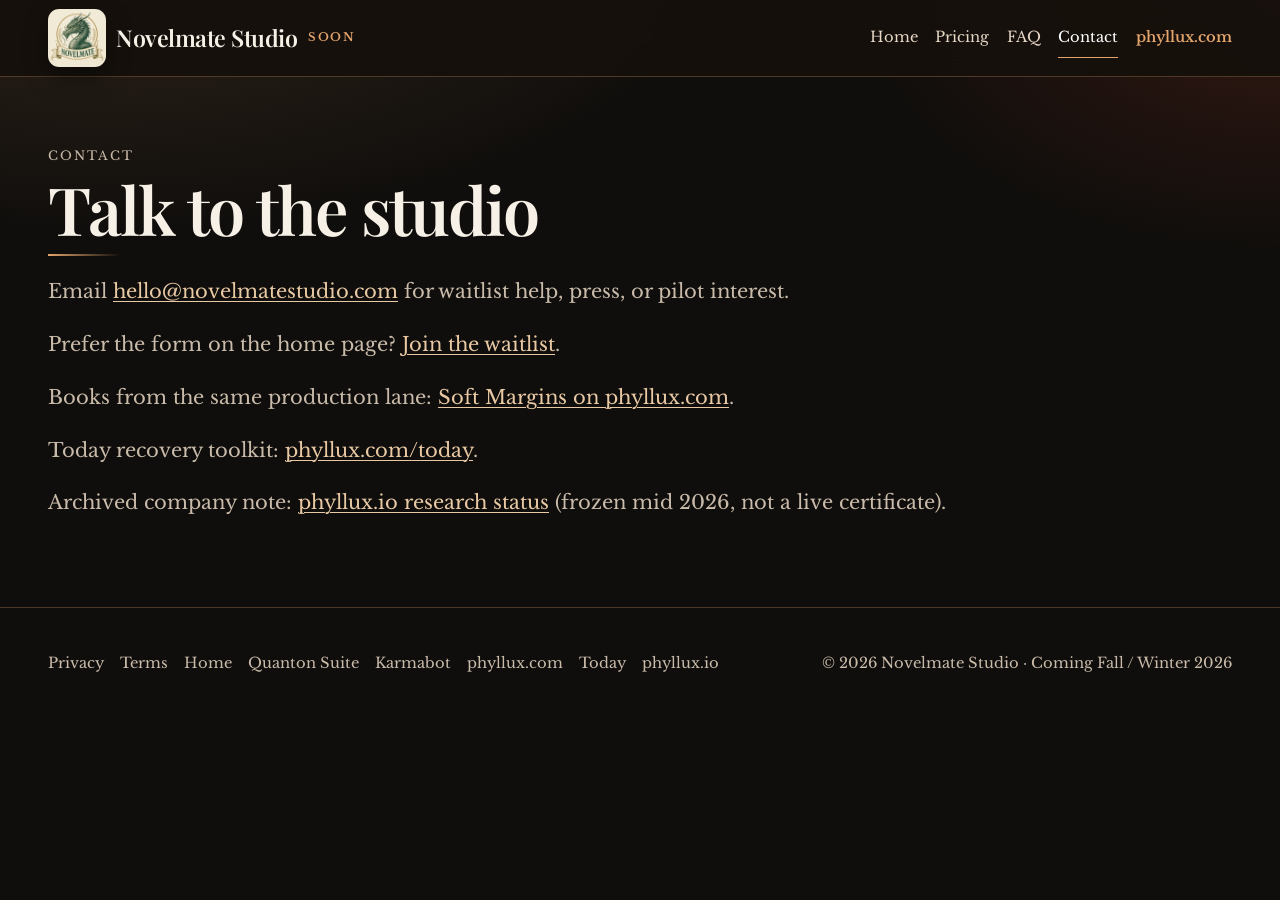
<file: public/contact.html>
<!DOCTYPE html>
<html lang="en">
<head>
  <meta charset="utf-8" />
  <link rel="preconnect" href="https://fonts.googleapis.com" />
  <link rel="preconnect" href="https://fonts.gstatic.com" crossorigin />
  <link href="https://fonts.googleapis.com/css2?family=Libre+Baskerville:ital,wght@0,400;0,700;1,400&family=Playfair+Display:ital,wght@0,500;0,600;0,700;1,500;1,600&display=swap" rel="stylesheet" />
  <meta name="viewport" content="width=device-width, initial-scale=1, viewport-fit=cover" />
  <title>Contact — Novelmate Studio</title>
  <meta name="description" content="Contact Novelmate Studio about the Fall/Winter 2026 launch, waitlist, or pilot slots." />
  <meta property="og:title" content="Contact — Novelmate Studio" />
  <meta property="og:image" content="https://novelmatestudio.com/assets/og-1200x630.webp" />
  <link rel="canonical" href="https://novelmatestudio.com/contact.html" />
  <link rel="stylesheet" href="css/site.css?v=20261008g" />
  <link rel="icon" href="assets/brand/favicon-32.png" type="image/png" />
  <link rel="apple-touch-icon" href="assets/brand/apple-touch-icon.png" />
</head>
<body>
  <header class="site-header">
    <div class="inner">
      <a class="brand" href="index.html"><img src="assets/brand/logo-dragon.webp" alt="Novelmate dragon" width="58" height="58" />Novelmate Studio <span>soon</span></a>
      <button class="nav-toggle" type="button" data-nav-toggle aria-expanded="false" aria-controls="site-nav">Menu</button>
      <nav id="site-nav" class="nav" data-site-nav aria-label="Primary">
        <a href="index.html">Home</a>
        <a href="pricing.html">Pricing</a>
        <a href="faq.html">FAQ</a>
        <a href="contact.html" aria-current="page">Contact</a>
        <a class="nav-ext" href="https://phyllux.com/" rel="noopener noreferrer" target="_blank">phyllux.com</a>
      </nav>
    </div>
  </header>

  <main class="wrap prose">
    <p class="section-kicker">Contact</p>
    <h1 class="section-title">Talk to the studio</h1>
    <p>Email <a href="mailto:hello@novelmatestudio.com">hello@novelmatestudio.com</a> for waitlist help, press, or pilot interest.</p>
    <p>Prefer the form on the home page? <a href="index.html#waitlist">Join the waitlist</a>.</p>
    <p>Books from the same production lane: <a href="https://phyllux.com/soft-margins.html">Soft Margins on phyllux.com</a>.</p>
    <p>Today recovery toolkit: <a href="https://phyllux.com/today.html">phyllux.com/today</a>.</p>
    <p>Archived company note: <a href="https://phyllux.io/research-status.html">phyllux.io research status</a> (frozen mid 2026, not a live certificate).</p>
  </main>

  <footer class="site-footer">
    <div class="inner">
      <nav aria-label="Footer">
        <a href="privacy.html">Privacy</a>
        <a href="terms.html">Terms</a>
        <a href="index.html">Home</a>
      
        <a href="https://phyllux.app/suite/" rel="noopener noreferrer" target="_blank">Quanton Suite</a>
        <a href="https://karmabot.ai/" rel="noopener noreferrer" target="_blank">Karmabot</a>
        <a href="https://phyllux.com/" rel="noopener noreferrer" target="_blank">phyllux.com</a>
        <a href="https://phyllux.com/today.html" rel="noopener noreferrer" target="_blank">Today</a>
        <a href="https://phyllux.io/" rel="noopener noreferrer" target="_blank">phyllux.io</a>
      </nav>
      <p>© <span id="y"></span> Novelmate Studio · Coming Fall / Winter 2026</p>
    </div>
  </footer>
  <script>
    document.getElementById("y").textContent = new Date().getFullYear();
    (function () {
      var btn = document.querySelector("[data-nav-toggle]");
      var nav = document.querySelector("[data-site-nav]");
      if (!btn || !nav) return;
      btn.addEventListener("click", function () {
        var open = nav.classList.toggle("is-open");
        btn.setAttribute("aria-expanded", open ? "true" : "false");
      });
    })();
  </script>
<script src="js/motion.js?v=20261008g" defer></script>
</body>
</html>
</file>
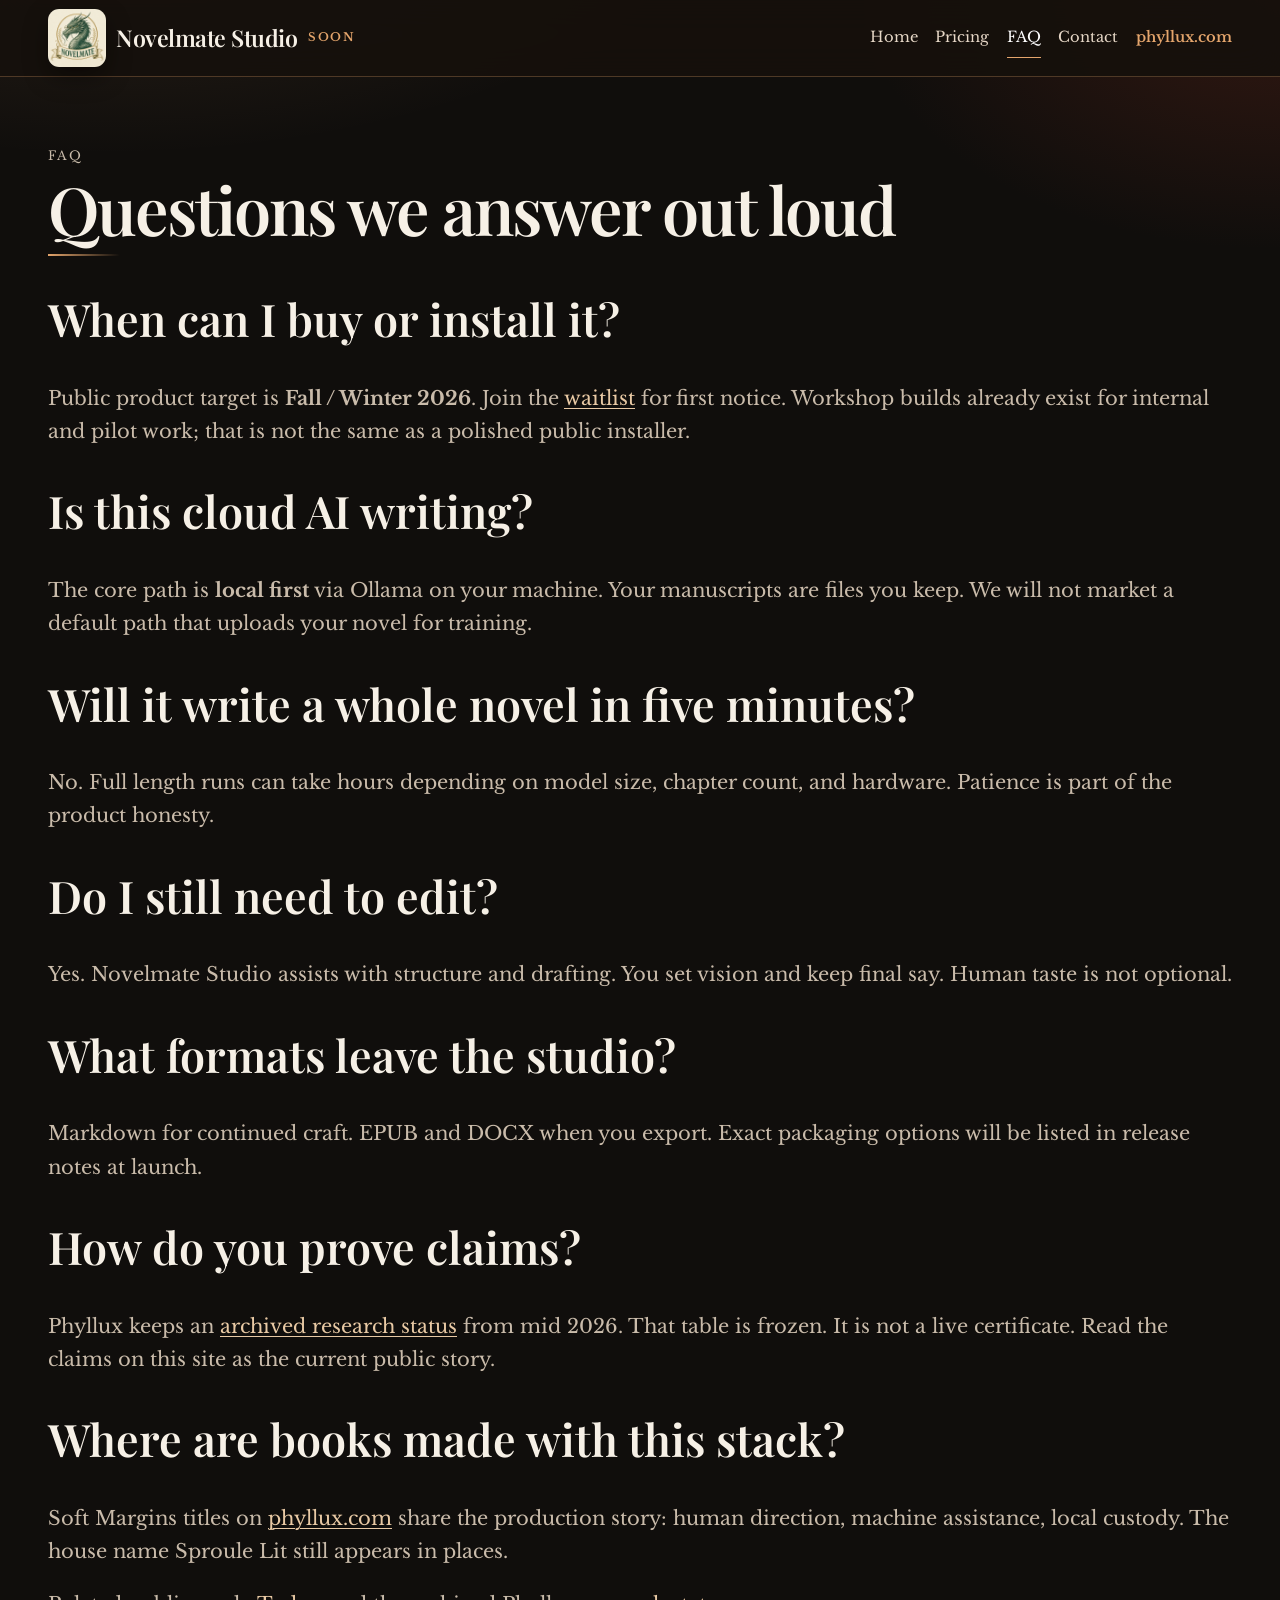
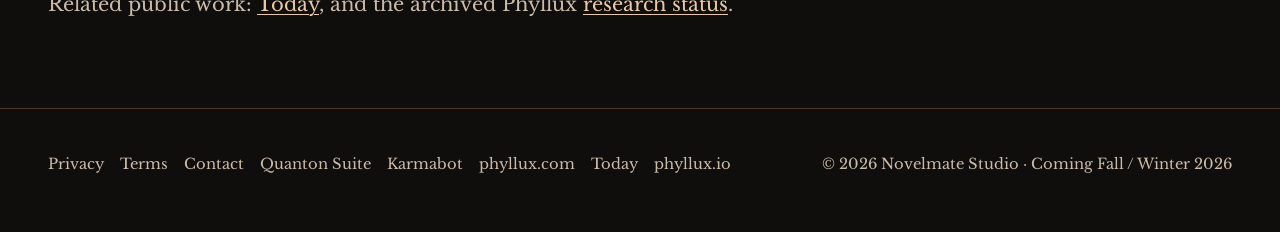
<file: public/faq.html>
<!DOCTYPE html>
<html lang="en">
<head>
  <meta charset="utf-8" />
  <link rel="preconnect" href="https://fonts.googleapis.com" />
  <link rel="preconnect" href="https://fonts.gstatic.com" crossorigin />
  <link href="https://fonts.googleapis.com/css2?family=Libre+Baskerville:ital,wght@0,400;0,700;1,400&family=Playfair+Display:ital,wght@0,500;0,600;0,700;1,500;1,600&display=swap" rel="stylesheet" />
  <meta name="viewport" content="width=device-width, initial-scale=1, viewport-fit=cover" />
  <title>FAQ — Novelmate Studio</title>
  <meta name="description" content="FAQ for Novelmate Studio: local first craft, Ollama, capacity, AI disclosure, and the Fall/Winter 2026 launch window." />
  <meta property="og:title" content="FAQ — Novelmate Studio" />
  <meta property="og:image" content="https://novelmatestudio.com/assets/og-1200x630.webp" />
  <link rel="canonical" href="https://novelmatestudio.com/faq.html" />
  <link rel="stylesheet" href="css/site.css?v=20261008g" />
  <link rel="icon" href="assets/brand/favicon-32.png" type="image/png" />
  <link rel="apple-touch-icon" href="assets/brand/apple-touch-icon.png" />
</head>
<body>
  <header class="site-header">
    <div class="inner">
      <a class="brand" href="index.html"><img src="assets/brand/logo-dragon.webp" alt="Novelmate dragon" width="58" height="58" />Novelmate Studio <span>soon</span></a>
      <button class="nav-toggle" type="button" data-nav-toggle aria-expanded="false" aria-controls="site-nav">Menu</button>
      <nav id="site-nav" class="nav" data-site-nav aria-label="Primary">
        <a href="index.html">Home</a>
        <a href="pricing.html">Pricing</a>
        <a href="faq.html" aria-current="page">FAQ</a>
        <a href="contact.html">Contact</a>
        <a class="nav-ext" href="https://phyllux.com/" rel="noopener noreferrer" target="_blank">phyllux.com</a>
      </nav>
    </div>
  </header>

  <main class="wrap prose">
    <p class="section-kicker">FAQ</p>
    <h1 class="section-title">Questions we answer out loud</h1>

    <h2>When can I buy or install it?</h2>
    <p>Public product target is <strong>Fall / Winter 2026</strong>. Join the <a href="index.html#waitlist">waitlist</a> for first notice. Workshop builds already exist for internal and pilot work; that is not the same as a polished public installer.</p>

    <h2>Is this cloud AI writing?</h2>
    <p>The core path is <strong>local first</strong> via Ollama on your machine. Your manuscripts are files you keep. We will not market a default path that uploads your novel for training.</p>

    <h2>Will it write a whole novel in five minutes?</h2>
    <p>No. Full length runs can take hours depending on model size, chapter count, and hardware. Patience is part of the product honesty.</p>

    <h2>Do I still need to edit?</h2>
    <p>Yes. Novelmate Studio assists with structure and drafting. You set vision and keep final say. Human taste is not optional.</p>

    <h2>What formats leave the studio?</h2>
    <p>Markdown for continued craft. EPUB and DOCX when you export. Exact packaging options will be listed in release notes at launch.</p>

    <h2>How do you prove claims?</h2>
    <p>Phyllux keeps an <a href="https://phyllux.io/research-status.html">archived research status</a> from mid 2026. That table is frozen. It is not a live certificate. Read the claims on this site as the current public story.</p>

    <h2>Where are books made with this stack?</h2>
    <p>Soft Margins titles on <a href="https://phyllux.com/soft-margins.html">phyllux.com</a> share the production story: human direction, machine assistance, local custody. The house name Sproule Lit still appears in places.</p>
    <p>Related public work: <a href="https://phyllux.com/today.html">Today</a>, and the archived Phyllux <a href="https://phyllux.io/research-status.html">research status</a>.</p>
  </main>

  <footer class="site-footer">
    <div class="inner">
      <nav aria-label="Footer">
        <a href="privacy.html">Privacy</a>
        <a href="terms.html">Terms</a>
        <a href="contact.html">Contact</a>
      
        <a href="https://phyllux.app/suite/" rel="noopener noreferrer" target="_blank">Quanton Suite</a>
        <a href="https://karmabot.ai/" rel="noopener noreferrer" target="_blank">Karmabot</a>
        <a href="https://phyllux.com/" rel="noopener noreferrer" target="_blank">phyllux.com</a>
        <a href="https://phyllux.com/today.html" rel="noopener noreferrer" target="_blank">Today</a>
        <a href="https://phyllux.io/" rel="noopener noreferrer" target="_blank">phyllux.io</a>
      </nav>
      <p>© <span id="y"></span> Novelmate Studio · Coming Fall / Winter 2026</p>
    </div>
  </footer>
  <script>
    document.getElementById("y").textContent = new Date().getFullYear();
    (function () {
      var btn = document.querySelector("[data-nav-toggle]");
      var nav = document.querySelector("[data-site-nav]");
      if (!btn || !nav) return;
      btn.addEventListener("click", function () {
        var open = nav.classList.toggle("is-open");
        btn.setAttribute("aria-expanded", open ? "true" : "false");
      });
    })();
  </script>
<script src="js/motion.js?v=20261008g" defer></script>
</body>
</html>
</file>
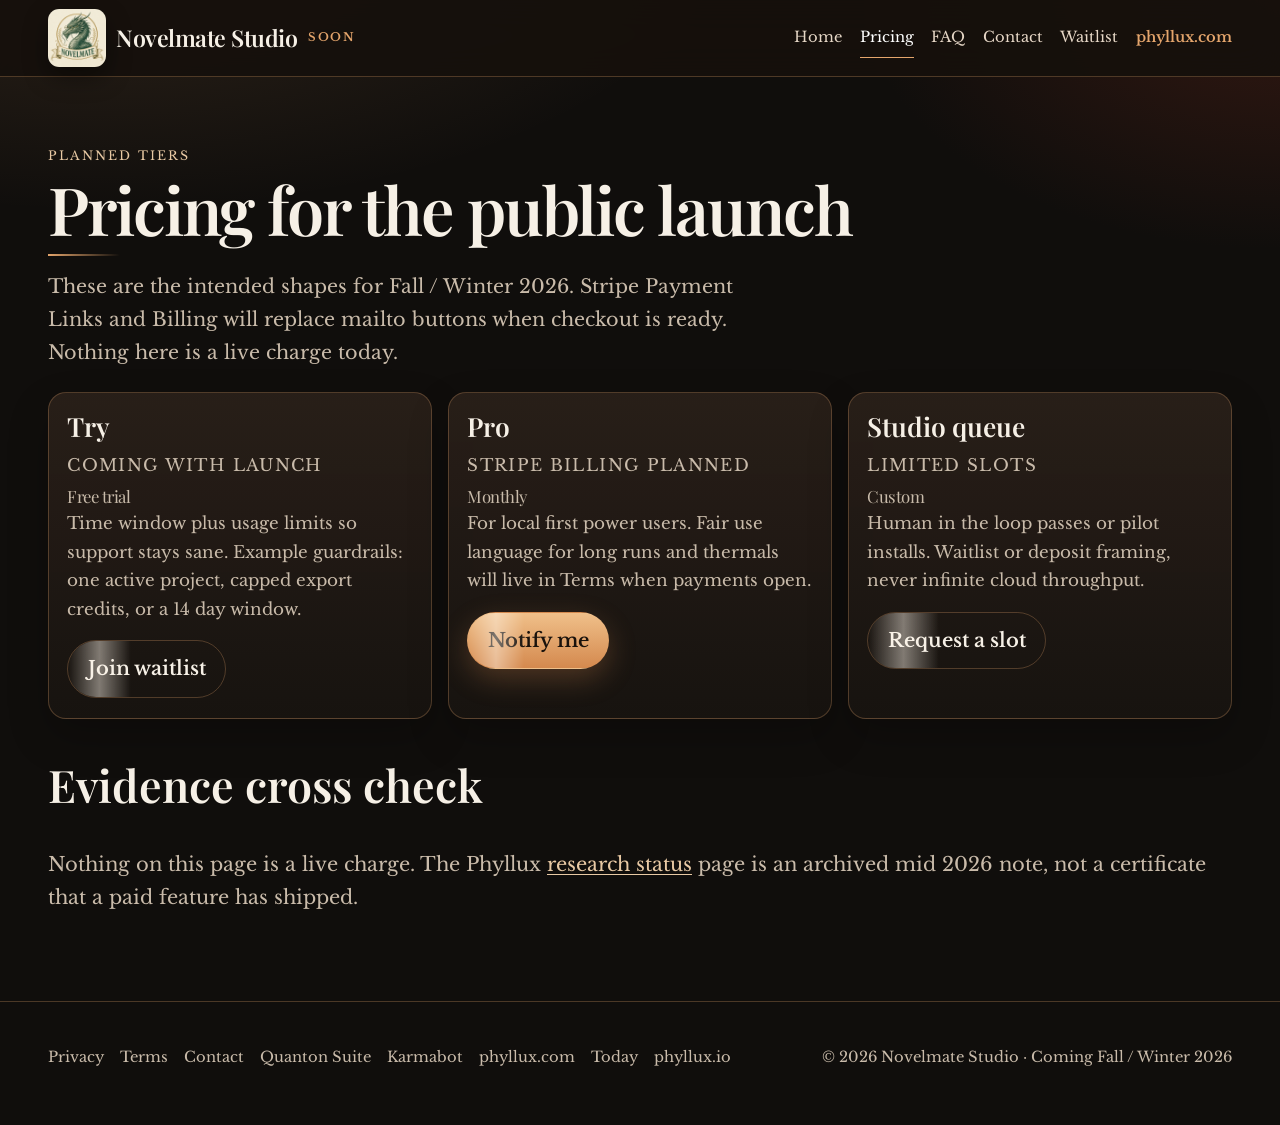
<file: public/pricing.html>
<!DOCTYPE html>
<html lang="en">
<head>
  <meta charset="utf-8" />
  <link rel="preconnect" href="https://fonts.googleapis.com" />
  <link rel="preconnect" href="https://fonts.gstatic.com" crossorigin />
  <link href="https://fonts.googleapis.com/css2?family=Libre+Baskerville:ital,wght@0,400;0,700;1,400&family=Playfair+Display:ital,wght@0,500;0,600;0,700;1,500;1,600&display=swap" rel="stylesheet" />
  <meta name="viewport" content="width=device-width, initial-scale=1, viewport-fit=cover" />
  <title>Pricing — Novelmate Studio | Coming Fall/Winter 2026</title>
  <meta name="description" content="Planned Try, Pro, and Studio queue pricing for Novelmate Studio. Billing opens with the Fall/Winter 2026 public launch. Join the waitlist." />
  <meta property="og:title" content="Pricing — Novelmate Studio" />
  <meta property="og:description" content="Transparent planned tiers. Stripe checkout arrives with public launch." />
  <meta property="og:type" content="website" />
  <meta property="og:url" content="https://novelmatestudio.com/pricing.html" />
  <meta property="og:image" content="https://novelmatestudio.com/assets/og-1200x630.webp" />
  <link rel="canonical" href="https://novelmatestudio.com/pricing.html" />
  <link rel="stylesheet" href="css/site.css?v=20261008g" />
  <link rel="icon" href="assets/brand/favicon-32.png" type="image/png" />
  <link rel="apple-touch-icon" href="assets/brand/apple-touch-icon.png" />
</head>
<body>
  <header class="site-header">
    <div class="inner">
      <a class="brand" href="index.html"><img src="assets/brand/logo-dragon.webp" alt="Novelmate dragon" width="58" height="58" />Novelmate Studio <span>soon</span></a>
      <button class="nav-toggle" type="button" data-nav-toggle aria-expanded="false" aria-controls="site-nav">Menu</button>
      <nav id="site-nav" class="nav" data-site-nav aria-label="Primary">
        <a href="index.html">Home</a>
        <a href="pricing.html" aria-current="page">Pricing</a>
        <a href="faq.html">FAQ</a>
        <a href="contact.html">Contact</a>
        <a href="index.html#waitlist">Waitlist</a>
        <a class="nav-ext" href="https://phyllux.com/" rel="noopener noreferrer" target="_blank">phyllux.com</a>
      </nav>
    </div>
  </header>

  <main class="wrap">
    <p class="section-kicker">Planned tiers</p>
    <h1 class="section-title">Pricing for the public launch</h1>
    <p class="section-lead">
      These are the intended shapes for Fall / Winter 2026. Stripe Payment Links and Billing will replace mailto buttons when checkout is ready.
      Nothing here is a live charge today.
    </p>

    <section class="pricing-grid three" aria-label="Planned pricing tiers">
      <article class="card">
        <div class="card-body">
          <h3>Try</h3>
          <p class="tag-roadmap">Coming with launch</p>
          <p class="price">Free trial</p>
          <p>Time window plus usage limits so support stays sane. Example guardrails: one active project, capped export credits, or a 14 day window.</p>
          <a class="btn btn-secondary" href="index.html#waitlist" style="margin-top:1rem">Join waitlist</a>
        </div>
      </article>
      <article class="card">
        <div class="card-body">
          <h3>Pro</h3>
          <p class="tag-roadmap">Stripe Billing planned</p>
          <p class="price">Monthly</p>
          <p>For local first power users. Fair use language for long runs and thermals will live in Terms when payments open.</p>
          <a class="btn btn-primary" href="index.html#waitlist" style="margin-top:1rem">Notify me</a>
        </div>
      </article>
      <article class="card">
        <div class="card-body">
          <h3>Studio queue</h3>
          <p class="tag-roadmap">Limited slots</p>
          <p class="price">Custom</p>
          <p>Human in the loop passes or pilot installs. Waitlist or deposit framing, never infinite cloud throughput.</p>
          <a class="btn btn-secondary" href="contact.html" style="margin-top:1rem">Request a slot</a>
        </div>
      </article>
    </section>

    <section class="prose" style="margin-top:2.5rem">
      <h2>Evidence cross check</h2>
      <p>
        Nothing on this page is a live charge. The Phyllux <a href="https://phyllux.io/research-status.html">research status</a> page is an archived mid 2026 note, not a certificate that a paid feature has shipped.
      </p>
    </section>
  </main>

  <footer class="site-footer">
    <div class="inner">
      <nav aria-label="Footer">
        <a href="privacy.html">Privacy</a>
        <a href="terms.html">Terms</a>
        <a href="contact.html">Contact</a>
      
        <a href="https://phyllux.app/suite/" rel="noopener noreferrer" target="_blank">Quanton Suite</a>
        <a href="https://karmabot.ai/" rel="noopener noreferrer" target="_blank">Karmabot</a>
        <a href="https://phyllux.com/" rel="noopener noreferrer" target="_blank">phyllux.com</a>
        <a href="https://phyllux.com/today.html" rel="noopener noreferrer" target="_blank">Today</a>
        <a href="https://phyllux.io/" rel="noopener noreferrer" target="_blank">phyllux.io</a>
      </nav>
      <p>© <span id="y"></span> Novelmate Studio · Coming Fall / Winter 2026</p>
    </div>
  </footer>
  <script>
    document.getElementById("y").textContent = new Date().getFullYear();
    (function () {
      var btn = document.querySelector("[data-nav-toggle]");
      var nav = document.querySelector("[data-site-nav]");
      if (!btn || !nav) return;
      btn.addEventListener("click", function () {
        var open = nav.classList.toggle("is-open");
        btn.setAttribute("aria-expanded", open ? "true" : "false");
      });
    })();
  </script>
<script src="js/motion.js?v=20261008g" defer></script>
</body>
</html>
</file>
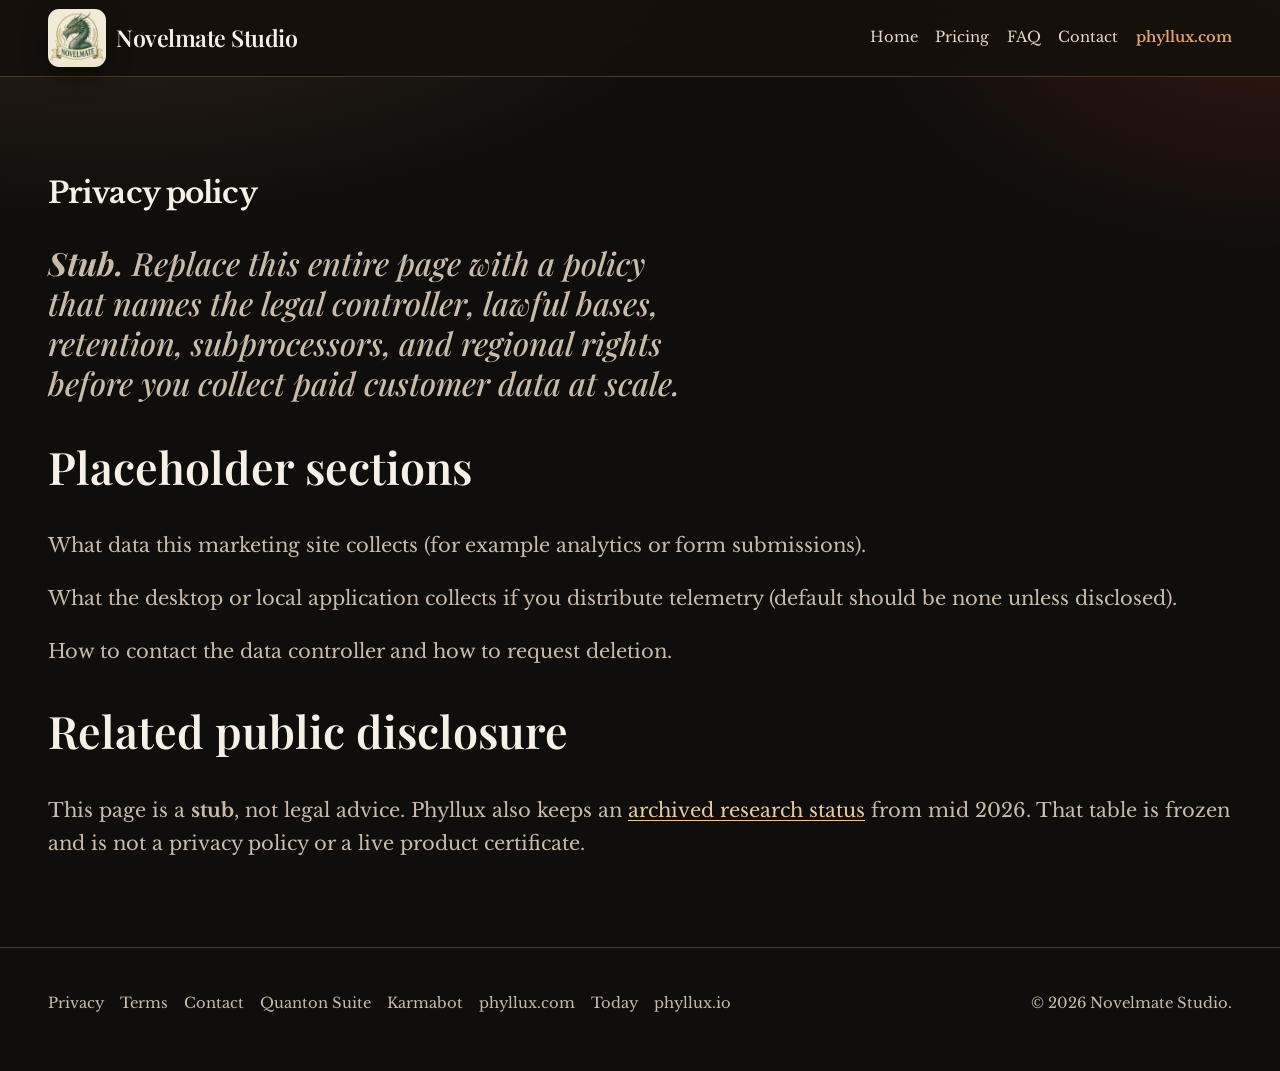
<file: public/privacy.html>
<!DOCTYPE html>
<html lang="en">
<head>
  <meta charset="utf-8" />
  <link rel="preconnect" href="https://fonts.googleapis.com" />
  <link rel="preconnect" href="https://fonts.gstatic.com" crossorigin />
  <link href="https://fonts.googleapis.com/css2?family=Libre+Baskerville:ital,wght@0,400;0,700;1,400&family=Playfair+Display:ital,wght@0,500;0,600;0,700;1,500;1,600&display=swap" rel="stylesheet" />
  <meta name="viewport" content="width=device-width, initial-scale=1, viewport-fit=cover" />
  <title>Privacy — Novelmate Studio</title>
  <meta name="description" content="Privacy policy stub for Novelmate Studio. Replace with counsel reviewed text before taking payments." />
  <meta property="og:title" content="Privacy — Novelmate Studio" />
  <meta property="og:type" content="website" />
  <meta property="og:url" content="https://novelmatestudio.com/privacy.html" />
  <meta name="twitter:card" content="summary" />
  <link rel="stylesheet" href="css/site.css?v=20261008g" />
  <link rel="icon" href="assets/brand/favicon-32.png" type="image/png" />
  <link rel="apple-touch-icon" href="assets/brand/apple-touch-icon.png" />
</head>
<body>
  <header class="site-header">
    <div class="inner">
      <a class="brand" href="index.html"><img src="assets/brand/logo-dragon.webp" alt="Novelmate dragon" width="58" height="58" />Novelmate Studio</a>
      <nav class="nav" aria-label="Primary">
        <a href="index.html">Home</a>
        <a href="pricing.html">Pricing</a>
        <a href="faq.html">FAQ</a>
        <a href="contact.html">Contact</a>
        <a class="nav-ext" href="https://phyllux.com/" rel="noopener noreferrer" target="_blank">phyllux.com</a>
      </nav>
    </div>
  </header>

  <main class="wrap prose">
    <section class="hero">
      <h1>Privacy policy</h1>
      <p class="lede"><strong>Stub.</strong> Replace this entire page with a policy that names the legal controller, lawful bases, retention, subprocessors, and regional rights before you collect paid customer data at scale.</p>
    </section>

    <section>
      <h2>Placeholder sections</h2>
      <p>What data this marketing site collects (for example analytics or form submissions).</p>
      <p>What the desktop or local application collects if you distribute telemetry (default should be none unless disclosed).</p>
      <p>How to contact the data controller and how to request deletion.</p>
    </section>

    <section>
      <h2>Related public disclosure</h2>
      <p>
        This page is a <strong>stub</strong>, not legal advice. Phyllux also keeps an <a href="https://phyllux.io/research-status.html">archived research status</a> from mid 2026. That table is frozen and is not a privacy policy or a live product certificate.
      </p>
    </section>
  </main>

  <footer class="site-footer">
    <div class="inner">
      <nav aria-label="Footer">
        <a href="privacy.html">Privacy</a>
        <a href="terms.html">Terms</a>
        <a href="contact.html">Contact</a>
      
        <a href="https://phyllux.app/suite/" rel="noopener noreferrer" target="_blank">Quanton Suite</a>
        <a href="https://karmabot.ai/" rel="noopener noreferrer" target="_blank">Karmabot</a>
        <a href="https://phyllux.com/" rel="noopener noreferrer" target="_blank">phyllux.com</a>
        <a href="https://phyllux.com/today.html" rel="noopener noreferrer" target="_blank">Today</a>
        <a href="https://phyllux.io/" rel="noopener noreferrer" target="_blank">phyllux.io</a>
      </nav>
      <p>© <span id="y"></span> Novelmate Studio.</p>
    </div>
  </footer>
  <script>document.getElementById("y").textContent = new Date().getFullYear();</script>
<script src="js/motion.js?v=20261008g" defer></script>
</body>
</html>
</file>
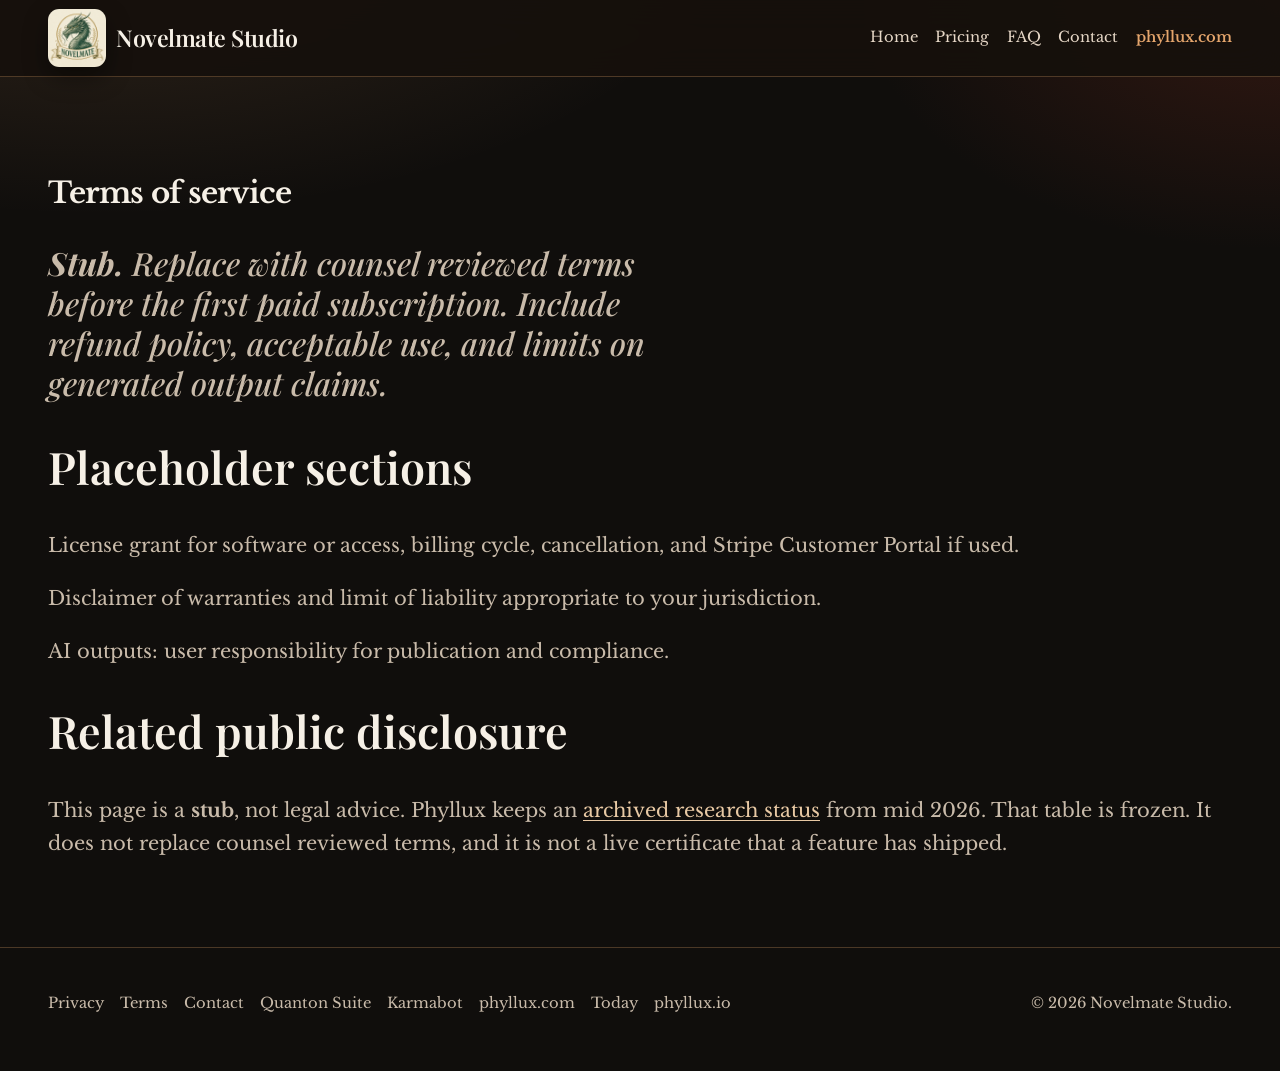
<file: public/terms.html>
<!DOCTYPE html>
<html lang="en">
<head>
  <meta charset="utf-8" />
  <link rel="preconnect" href="https://fonts.googleapis.com" />
  <link rel="preconnect" href="https://fonts.gstatic.com" crossorigin />
  <link href="https://fonts.googleapis.com/css2?family=Libre+Baskerville:ital,wght@0,400;0,700;1,400&family=Playfair+Display:ital,wght@0,500;0,600;0,700;1,500;1,600&display=swap" rel="stylesheet" />
  <meta name="viewport" content="width=device-width, initial-scale=1, viewport-fit=cover" />
  <title>Terms — Novelmate Studio</title>
  <meta name="description" content="Terms of service stub for Novelmate Studio. Replace before first paid subscriber." />
  <meta property="og:title" content="Terms — Novelmate Studio" />
  <meta property="og:type" content="website" />
  <meta property="og:url" content="https://novelmatestudio.com/terms.html" />
  <meta name="twitter:card" content="summary" />
  <link rel="stylesheet" href="css/site.css?v=20261008g" />
  <link rel="icon" href="assets/brand/favicon-32.png" type="image/png" />
  <link rel="apple-touch-icon" href="assets/brand/apple-touch-icon.png" />
</head>
<body>
  <header class="site-header">
    <div class="inner">
      <a class="brand" href="index.html"><img src="assets/brand/logo-dragon.webp" alt="Novelmate dragon" width="58" height="58" />Novelmate Studio</a>
      <nav class="nav" aria-label="Primary">
        <a href="index.html">Home</a>
        <a href="pricing.html">Pricing</a>
        <a href="faq.html">FAQ</a>
        <a href="contact.html">Contact</a>
        <a class="nav-ext" href="https://phyllux.com/" rel="noopener noreferrer" target="_blank">phyllux.com</a>
      </nav>
    </div>
  </header>

  <main class="wrap prose">
    <section class="hero">
      <h1>Terms of service</h1>
      <p class="lede"><strong>Stub.</strong> Replace with counsel reviewed terms before the first paid subscription. Include refund policy, acceptable use, and limits on generated output claims.</p>
    </section>

    <section>
      <h2>Placeholder sections</h2>
      <p>License grant for software or access, billing cycle, cancellation, and Stripe Customer Portal if used.</p>
      <p>Disclaimer of warranties and limit of liability appropriate to your jurisdiction.</p>
      <p>AI outputs: user responsibility for publication and compliance.</p>
    </section>

    <section>
      <h2>Related public disclosure</h2>
      <p>
        This page is a <strong>stub</strong>, not legal advice. Phyllux keeps an <a href="https://phyllux.io/research-status.html">archived research status</a> from mid 2026. That table is frozen. It does not replace counsel reviewed terms, and it is not a live certificate that a feature has shipped.
      </p>
    </section>
  </main>

  <footer class="site-footer">
    <div class="inner">
      <nav aria-label="Footer">
        <a href="privacy.html">Privacy</a>
        <a href="terms.html">Terms</a>
        <a href="contact.html">Contact</a>
      
        <a href="https://phyllux.app/suite/" rel="noopener noreferrer" target="_blank">Quanton Suite</a>
        <a href="https://karmabot.ai/" rel="noopener noreferrer" target="_blank">Karmabot</a>
        <a href="https://phyllux.com/" rel="noopener noreferrer" target="_blank">phyllux.com</a>
        <a href="https://phyllux.com/today.html" rel="noopener noreferrer" target="_blank">Today</a>
        <a href="https://phyllux.io/" rel="noopener noreferrer" target="_blank">phyllux.io</a>
      </nav>
      <p>© <span id="y"></span> Novelmate Studio.</p>
    </div>
  </footer>
  <script>document.getElementById("y").textContent = new Date().getFullYear();</script>
<script src="js/motion.js?v=20261008g" defer></script>
</body>
</html>
</file>
<file: public/css/site.css>
/* Novelmate Studio — ink, copper, paper */
*,
*::before,
*::after {
  box-sizing: border-box;
}

html {
  overflow-x: clip;
  scroll-behavior: smooth;
}

@media (prefers-reduced-motion: reduce) {
  html { scroll-behavior: auto; }
}

:root {
  --bg: #100e0c;
  --surface: #1c1713;
  --panel: #241e19;
  --text: #f6f0e6;
  --muted: #c9bbaa;
  --accent: #e4a56c;
  --accent-dim: #a86b3e;
  --gold: #e8c9a4;
  --border: rgba(228, 165, 108, 0.28);
  --danger: #8d3b32;
  --space-xs: 0.35rem;
  --space-sm: 0.6rem;
  --space-md: 1rem;
  --space-lg: 1.5rem;
  --space-xl: 2.25rem;
  --space-2xl: 4.25rem;
  --radius: 18px;
  --font: "Libre Baskerville", Georgia, "Times New Roman", serif;
  --display: "Playfair Display", Georgia, "Times New Roman", serif;
  --touch-min: 44px;
  --max: 74rem;
}

body {
  margin: 0;
  font-family: var(--font);
  font-size: 1.22rem;
  line-height: 1.7;
  color: var(--text);
  background:
    radial-gradient(1100px 520px at 8% -8%, rgba(228, 165, 108, 0.16), transparent 58%),
    radial-gradient(800px 480px at 100% 0%, rgba(92, 36, 24, 0.45), transparent 52%),
    var(--bg);
  min-height: 100dvh;
}

::selection {
  background: var(--accent);
  color: #1a120c;
}

img {
  max-width: 100%;
  height: auto;
  display: block;
}

a {
  color: var(--gold);
  text-decoration-thickness: 1px;
  text-underline-offset: 3px;
}
a:hover { color: #fff6ea; }
:focus-visible {
  outline: 2px solid var(--accent);
  outline-offset: 2px;
}

.sr-only {
  position: absolute;
  width: 1px;
  height: 1px;
  padding: 0;
  margin: -1px;
  overflow: hidden;
  clip: rect(0, 0, 0, 0);
  white-space: nowrap;
  border: 0;
}

/* Header */
.site-header {
  position: sticky;
  top: 0;
  z-index: 40;
  backdrop-filter: blur(16px);
  background: rgba(22, 16, 12, 0.94);
  border-bottom: 1px solid rgba(228, 165, 108, 0.28);
  color: #f6f0e6;
}
.site-header .brand { color: #f6f0e6; }
.site-header .brand span { color: #e4a56c; }
.site-header .nav a { color: #e6d7c6; }
.site-header .nav a[aria-current="page"],
.site-header .nav a:hover { color: #fff; }
.site-header .nav a.nav-ext { color: #e4a56c; }
.site-header .nav a.nav-ext:hover { color: #fff1e0; }
.site-header .inner {
  width: min(100% - 1.5rem, var(--max));
  margin: 0 auto;
  display: flex;
  align-items: center;
  justify-content: space-between;
  gap: 1rem;
  min-height: 4.75rem;
  padding: 0.45rem 0;
  padding-top: max(0.45rem, env(safe-area-inset-top));
}
.brand {
  color: var(--text);
  text-decoration: none;
  font-family: var(--display);
  font-weight: 600;
  font-size: 1.45rem;
  letter-spacing: -0.02em;
  display: inline-flex;
  align-items: center;
  gap: 0.65rem;
}
.brand img {
  width: 3.6rem;
  height: 3.6rem;
  border-radius: 0.7rem;
  background: #f4efe6;
  box-shadow: 0 10px 24px rgba(0, 0, 0, 0.4);
}
.brand span {
  color: var(--accent);
  font-family: var(--font);
  font-weight: 600;
  font-size: 0.72rem;
  letter-spacing: 0.14em;
  text-transform: uppercase;
}
.nav {
  display: none;
  gap: 1.1rem;
  align-items: center;
}
.nav a {
  color: var(--muted);
  text-decoration: none;
  font-size: 0.92rem;
  min-height: var(--touch-min);
  display: inline-flex;
  align-items: center;
}
.nav a[aria-current="page"],
.nav a:hover { color: var(--text); }
.nav a.nav-ext {
  color: var(--accent);
  font-weight: 600;
}
.nav a.nav-ext:hover { color: #fff1e0; }
.nav-toggle {
  display: inline-flex;
  align-items: center;
  justify-content: center;
  min-width: var(--touch-min);
  min-height: var(--touch-min);
  border: 1px solid var(--border);
  background: var(--surface);
  color: var(--text);
  border-radius: 8px;
  font: inherit;
  cursor: pointer;
}
@media (min-width: 56rem) {
  .nav { display: flex; }
  .nav-toggle { display: none; }
}
.nav.is-open {
  display: flex;
  flex-direction: column;
  position: absolute;
  right: 0.75rem;
  top: calc(4.75rem + env(safe-area-inset-top));
  background: var(--panel);
  border: 1px solid var(--border);
  border-radius: var(--radius);
  padding: 0.75rem 1rem;
  min-width: 12rem;
}

/* Sister sites */
.sister-band {
  border-bottom: 1px solid var(--border);
}
.sister-grid {
  display: grid;
  gap: 1rem;
  margin-top: 1.5rem;
}
@media (min-width: 40rem) {
  /* Was a hard two up. Karmabot made it three, and auto fit keeps the last
     card from stranding on its own row as more sisters land. */
  .sister-grid { grid-template-columns: repeat(auto-fit, minmax(15rem, 1fr)); }
}
/* Brand chip for a sister that has its own mark. Parked in the corner rather
   than stacked above the text, so this card's kicker and title still line up
   with the sibling cards that have no logo. */
.sister-mark {
  position: absolute;
  top: 1.15rem;
  right: 1.25rem;
  width: 2.25rem;
  height: 2.25rem;
  border-radius: 0.5rem;
  border: 1px solid var(--border);
}
.sister-card:has(.sister-mark) .sister-kicker,
.sister-card:has(.sister-mark) h3 {
  padding-right: 3rem;
}
.sister-card {
  display: block;
  position: relative;
  padding: 1.25rem 1.35rem;
  border: 1px solid var(--border);
  border-radius: var(--radius);
  background: var(--surface);
  text-decoration: none;
  color: inherit;
  transition: border-color 0.15s ease, background 0.15s ease;
}
.sister-card:hover {
  border-color: var(--accent-dim);
  background: var(--panel);
}
.sister-kicker {
  margin: 0 0 0.35rem;
  font-size: 0.78rem;
  letter-spacing: 0.06em;
  text-transform: uppercase;
  color: var(--accent);
}
.sister-card h3 {
  margin: 0 0 0.5rem;
  font-size: 1.35rem;
  color: var(--text);
}
.sister-card p:last-child {
  margin: 0;
  color: var(--muted);
  font-size: 0.95rem;
  line-height: 1.45;
}

/* Hero */
.hero-stage {
  position: relative;
}
.hero-frame {
  position: relative;
  width: min(100% - 1.5rem, 92rem);
  margin: 1rem auto 0;
  border-radius: 1.25rem;
  overflow: hidden;
  border: 1px solid var(--border);
  background: #1a1410;
  box-shadow: 0 24px 60px rgba(0, 0, 0, 0.35);
}
.hero-frame img {
  width: 100%;
  height: auto;
  object-fit: contain;
  object-position: center;
  display: block;
}
.hero-mark {
  width: min(11.5rem, 38vw);
  height: auto;
  margin: 0 0 1rem;
  border-radius: 1.15rem;
  background: #f4efe6;
  box-shadow: 0 18px 48px rgba(0, 0, 0, 0.45);
}
.hero-caption {
  margin: 0 0 0.85rem;
  color: var(--gold);
  font-size: 1rem;
}
.hero-nav {
  display: flex;
  flex-wrap: wrap;
  gap: 0.5rem;
  margin-top: 0.7rem;
}
.hero-nav button {
  min-height: var(--touch-min);
  padding: 0.35rem 0.95rem;
  border-radius: 999px;
  border: 1px solid rgba(228, 165, 108, 0.45);
  background: rgba(16, 12, 10, 0.55);
  color: var(--text);
  font: inherit;
  cursor: pointer;
}
.hero-nav button:hover {
  border-color: var(--accent);
  color: #fff6ea;
}
.hero-inner {
  position: relative;
  width: min(100% - 1.5rem, var(--max));
  margin: 0 auto;
  padding: 1.75rem 0 2.5rem;
}
.pill-row {
  display: flex;
  flex-wrap: wrap;
  gap: 0.5rem;
  margin-bottom: 1rem;
}
.pill {
  display: inline-flex;
  align-items: center;
  min-height: 2rem;
  padding: 0.25rem 0.8rem;
  border-radius: 999px;
  border: 1px solid rgba(228, 165, 108, 0.45);
  background: rgba(28, 18, 12, 0.62);
  color: var(--gold);
  font-size: 0.74rem;
  letter-spacing: 0.12em;
  text-transform: uppercase;
}
.hero-inner h1 {
  margin: 0;
  font-family: var(--display);
  font-weight: 600;
  font-size: clamp(3.4rem, 8vw, 6.2rem);
  line-height: 0.96;
  letter-spacing: -0.03em;
  max-width: 12ch;
}
.lede {
  margin: 1.15rem 0 0;
  max-width: 40rem;
  color: var(--muted);
  font-family: var(--display);
  font-style: italic;
  font-weight: 500;
  font-size: clamp(1.45rem, 3vw, 2rem);
  line-height: 1.25;
}
.cta-row {
  display: flex;
  flex-wrap: wrap;
  gap: 0.75rem;
  margin-top: 1.6rem;
}

/* Buttons */
.btn {
  display: inline-flex;
  align-items: center;
  justify-content: center;
  min-height: var(--touch-min);
  padding: 0.7rem 1.2rem;
  border-radius: 999px;
  border: 1px solid transparent;
  font: inherit;
  font-weight: 600;
  text-decoration: none;
  cursor: pointer;
}
.btn-primary {
  background: linear-gradient(180deg, #f0c08a, #d4894e);
  color: #1a120c;
  box-shadow: 0 10px 28px rgba(212, 137, 78, 0.28);
}
.btn-primary:hover { background: #f6d7b4; color: #1a120c; }
.btn-secondary {
  background: transparent;
  border-color: var(--border);
  color: var(--text);
}
.btn-secondary:hover {
  border-color: var(--accent-dim);
  color: var(--accent);
}
.btn-ghost {
  background: transparent;
  color: var(--muted);
  border-color: transparent;
}
.btn-ghost:hover { color: var(--text); }

/* Sections */
.wrap {
  width: min(100% - 1.5rem, var(--max));
  margin: 0 auto;
  padding: var(--space-2xl) 0;
}
.section-kicker {
  margin: 0 0 0.45rem;
  color: var(--gold);
  font-size: 0.78rem;
  letter-spacing: 0.16em;
  text-transform: uppercase;
}
.section-title {
  margin: 0;
  font-family: var(--display);
  font-size: clamp(2.6rem, 5.4vw, 4.15rem);
  line-height: 1.08;
  font-weight: 600;
}
.section-lead {
  margin: 0.9rem 0 0;
  max-width: 44rem;
  color: var(--muted);
  font-size: 1.2rem;
}

.feature-split {
  display: grid;
  gap: 1.5rem;
  margin-top: 2rem;
  align-items: center;
}
@media (min-width: 56rem) {
  .feature-split {
    grid-template-columns: 1.05fr 0.95fr;
    gap: 2.5rem;
  }
  .feature-split.reverse { direction: rtl; }
  .feature-split.reverse > * { direction: ltr; }
}
.feature-media {
  border-radius: var(--radius);
  overflow: hidden;
  border: 1px solid var(--border);
  background: var(--surface);
  box-shadow: 0 24px 60px rgba(0, 0, 0, 0.4);
}
.ornament {
  margin: 0 0 1.5rem;
  border: 0;
  box-shadow: none;
  background: transparent;
}
.ornament img {
  background: transparent;
}
.feature-media img,
.card .card-img,
.mosaic img {
  width: 100%;
  height: auto;
  aspect-ratio: auto;
  object-fit: contain;
  background: #14110e;
  display: block;
}
.feature-copy h3 {
  margin: 0 0 0.6rem;
  font-family: var(--display);
  font-size: clamp(1.8rem, 3vw, 2.35rem);
  font-weight: 600;
  line-height: 1.15;
}
.feature-copy p { margin: 0 0 0.85rem; color: var(--muted); }
.feature-copy ul {
  margin: 0;
  padding-left: 1.15rem;
  color: var(--muted);
}
.feature-copy li { margin: 0.35rem 0; }

/* Cards / grids */
.card-grid {
  display: grid;
  gap: 1rem;
  margin-top: 1.75rem;
}
@media (min-width: 40rem) {
  .card-grid.two { grid-template-columns: 1fr 1fr; }
}
@media (min-width: 56rem) {
  .card-grid.three { grid-template-columns: repeat(3, 1fr); }
  .card-grid.four { grid-template-columns: repeat(4, 1fr); }
}
.card {
  background: linear-gradient(180deg, rgba(42, 32, 26, 0.92), rgba(24, 20, 16, 0.96));
  border: 1px solid var(--border);
  border-radius: var(--radius);
  overflow: hidden;
  box-shadow: 0 18px 40px rgba(0, 0, 0, 0.22);
  transition: transform 0.2s ease, border-color 0.2s ease;
}
.card:hover {
  transform: translateY(-3px);
  border-color: rgba(228, 165, 108, 0.55);
}
.card .card-img {
  background: #14110e;
}
.card .card-body { padding: 1.1rem 1.15rem 1.25rem; }
.card h3 {
  margin: 0 0 0.45rem;
  font-family: var(--display);
  font-size: 1.65rem;
  font-weight: 600;
  line-height: 1.15;
}
.card p {
  margin: 0;
  color: var(--muted);
  font-size: 1.05rem;
}
.tag-shipped,
.tag-roadmap {
  display: inline-block;
  font-size: 0.72rem;
  letter-spacing: 0.08em;
  text-transform: uppercase;
  margin-bottom: 0.45rem;
}
.tag-shipped { color: var(--accent); }
.tag-roadmap { color: var(--gold); }

/* Mosaic */
.mosaic {
  display: grid;
  gap: 0.65rem;
  margin-top: 1.75rem;
  grid-template-columns: 1fr 1fr;
}
@media (min-width: 56rem) {
  .mosaic { grid-template-columns: repeat(4, 1fr); }
}
.mosaic figure {
  margin: 0;
  border-radius: 10px;
  overflow: hidden;
  border: 1px solid var(--border);
  background: var(--surface);
}
.mosaic img {
  background: #14110e;
}
.mosaic figcaption {
  padding: 0.55rem 0.7rem 0.75rem;
  font-size: 0.82rem;
  color: var(--muted);
}

/* Pipeline steps */
.steps {
  display: grid;
  gap: 1rem;
  margin-top: 1.75rem;
  counter-reset: step;
}
@media (min-width: 56rem) {
  .steps { grid-template-columns: repeat(5, 1fr); }
}
.step {
  background: var(--panel);
  border: 1px solid var(--border);
  border-radius: var(--radius);
  padding: 1rem;
}
.step::before {
  counter-increment: step;
  content: counter(step);
  display: inline-flex;
  align-items: center;
  justify-content: center;
  width: 1.8rem;
  height: 1.8rem;
  border-radius: 999px;
  background: rgba(228, 165, 108, 0.16);
  color: var(--accent);
  font-family: var(--display);
  font-weight: 620;
  font-size: 0.95rem;
  margin-bottom: 0.7rem;
}
.step h3 {
  margin: 0 0 0.4rem;
  font-family: var(--display);
  font-size: 1.45rem;
  font-weight: 600;
  line-height: 1.15;
}
.step p {
  margin: 0;
  color: var(--muted);
  font-size: 1rem;
}

/* Band */
.band {
  background:
    linear-gradient(165deg, rgba(36, 24, 18, 0.92), rgba(16, 14, 12, 0.96) 60%);
  border-block: 1px solid var(--border);
}
.band .wrap { padding-block: 3rem; }

/* Waitlist */
.waitlist {
  display: grid;
  gap: 1rem;
  margin-top: 1.5rem;
}
@media (min-width: 40rem) {
  .waitlist {
    grid-template-columns: 1fr auto;
    align-items: end;
  }
}
.waitlist label {
  display: block;
  font-size: 0.75rem;
  letter-spacing: 0.12em;
  text-transform: uppercase;
  color: var(--muted);
  margin-bottom: 0.4rem;
}
.waitlist input[type="email"] {
  width: 100%;
  min-height: var(--touch-min);
  border-radius: 999px;
  border: 1px solid var(--border);
  background: rgba(0, 0, 0, 0.35);
  color: var(--text);
  padding: 0.75rem 1.15rem;
  font: inherit;
  font-size: 16px;
}
.waitlist-note {
  margin: 0.75rem 0 0;
  color: var(--muted);
  font-size: 0.9rem;
}

/* Footer */
.site-footer {
  border-top: 1px solid var(--border);
  padding: 1.75rem 0 2.5rem;
  color: var(--muted);
  font-size: 0.92rem;
}
.site-footer .inner {
  width: min(100% - 1.5rem, var(--max));
  margin: 0 auto;
  display: flex;
  flex-wrap: wrap;
  gap: 1rem;
  justify-content: space-between;
  align-items: center;
}
.site-footer nav {
  display: flex;
  flex-wrap: wrap;
  gap: 1rem;
}
.site-footer a {
  color: var(--muted);
  text-decoration: none;
  min-height: var(--touch-min);
  display: inline-flex;
  align-items: center;
}
.site-footer a:hover { color: var(--accent); }

.prose h2 {
  font-family: var(--display);
  font-size: clamp(2rem, 4vw, 2.8rem);
  font-weight: 600;
  line-height: 1.15;
}
.prose p { color: var(--muted); }
.check {
  margin: 1rem 0 0;
  padding-left: 1.2rem;
  color: var(--muted);
}
.check li { margin: 0.45rem 0; }

.pricing-grid {
  display: grid;
  gap: 1rem;
  margin-top: 1.5rem;
}
@media (min-width: 56rem) {
  .pricing-grid.three { grid-template-columns: repeat(3, 1fr); }
}
.price {
  font-family: var(--display);
  font-size: 2.2rem;
  margin: 0.35rem 0 0.75rem;
  letter-spacing: -0.03em;
}

.prose h1,
.section-title {
  letter-spacing: -0.03em;
}

.offer-form {
  display: grid;
  gap: 1rem;
  margin-top: 1.5rem;
  max-width: 40rem;
}
.offer-form label {
  display: block;
  margin-bottom: 0.35rem;
  color: var(--muted);
  font-size: 0.92rem;
}
.offer-form input[type="text"],
.offer-form input[type="email"],
.offer-form input[type="file"],
.offer-form textarea {
  width: 100%;
  border-radius: 12px;
  border: 1px solid var(--border);
  background: rgba(0, 0, 0, 0.35);
  color: var(--text);
  padding: 0.75rem 1rem;
  font: inherit;
  font-size: 16px;
}
.offer-form textarea { min-height: 8rem; resize: vertical; }
.offer-form .check-row {
  display: flex;
  gap: 0.7rem;
  align-items: flex-start;
  color: var(--muted);
}
.offer-form .hp {
  position: absolute;
  left: -9999px;
}

/* Motion */
@keyframes ember-drift {
  0% { background-position: 0% 0%, 100% 0%, 0 0; }
  50% { background-position: 12% 8%, 80% 12%, 0 0; }
  100% { background-position: 0% 0%, 100% 0%, 0 0; }
}
@keyframes dragon-breathe {
  0%, 100% { transform: translateY(0) scale(1); }
  50% { transform: translateY(-3px) scale(1.04); }
}
@keyframes soon-pulse {
  0%, 100% { opacity: 1; }
  50% { opacity: 0.45; }
}
@keyframes gold-breathe {
  0%, 100% { box-shadow: 0 24px 60px rgba(0, 0, 0, 0.35), 0 0 0 1px rgba(228, 165, 108, 0.25); }
  50% { box-shadow: 0 28px 70px rgba(0, 0, 0, 0.45), 0 0 28px rgba(228, 165, 108, 0.28); }
}
@keyframes rise-in {
  from { opacity: 0; transform: translateY(32px); }
  to { opacity: 1; transform: none; }
}
@keyframes fade-up {
  from { opacity: 0; transform: translateY(14px); }
  to { opacity: 1; transform: none; }
}
@keyframes pill-float {
  0%, 100% { transform: translateY(0); }
  50% { transform: translateY(-4px); }
}
@keyframes sheen {
  0% { transform: translateX(-130%) skewX(-18deg); }
  100% { transform: translateX(220%) skewX(-18deg); }
}
@keyframes rule-draw {
  from { transform: scaleX(0); }
  to { transform: scaleX(1); }
}
@keyframes step-pop {
  0%, 100% { transform: scale(1); }
  40% { transform: scale(1.12); }
}
@keyframes ornament-float {
  0%, 100% { transform: translateY(0); }
  50% { transform: translateY(-8px); }
}
@keyframes mote {
  0% { transform: translate3d(0, 12vh, 0); opacity: 0; }
  12% { opacity: 0.7; }
  100% { transform: translate3d(var(--mx, 20px), -110vh, 0); opacity: 0; }
}
@keyframes caption-in {
  from { opacity: 0; transform: translateY(8px); }
  to { opacity: 1; transform: none; }
}
@keyframes title-in {
  from { opacity: 0; letter-spacing: 0.08em; transform: translateY(18px); }
  to { opacity: 1; letter-spacing: -0.03em; transform: none; }
}

html.motion-ready body {
  animation: ember-drift 18s ease-in-out infinite;
}
.brand img {
  animation: dragon-breathe 4.8s ease-in-out infinite;
}
.brand span {
  animation: soon-pulse 2.8s ease-in-out infinite;
}
.nav a {
  position: relative;
}
.nav a::after {
  content: "";
  position: absolute;
  left: 0;
  bottom: 0.15rem;
  width: 100%;
  height: 1px;
  background: var(--accent);
  transform: scaleX(0);
  transform-origin: left;
  transition: transform 0.35s ease;
}
.nav a:hover::after,
.nav a[aria-current="page"]::after {
  transform: scaleX(1);
}
.hero-frame {
  animation: gold-breathe 6s ease-in-out infinite;
}
.hero-caption.is-fresh {
  animation: caption-in 0.45s ease;
}
html.motion-ready .hero-inner h1 {
  animation: title-in 1.1s ease both;
}
html.motion-ready .lede {
  animation: fade-up 1s ease 0.25s both;
}
.pill {
  animation: pill-float 4.2s ease-in-out infinite;
}
.pill:nth-child(2) { animation-delay: 0.4s; }
.pill:nth-child(3) { animation-delay: 0.8s; }
.btn {
  position: relative;
  overflow: hidden;
}
.btn::after {
  content: "";
  position: absolute;
  top: 0;
  left: 0;
  width: 40%;
  height: 100%;
  background: linear-gradient(90deg, transparent, rgba(255, 246, 234, 0.45), transparent);
  animation: sheen 3.6s ease-in-out infinite;
  pointer-events: none;
}
.section-title {
  position: relative;
}
html.motion-ready .section-title::after {
  content: "";
  display: block;
  width: 4.5rem;
  height: 2px;
  margin-top: 0.55rem;
  background: linear-gradient(90deg, var(--accent), transparent);
  transform: scaleX(0);
  transform-origin: left;
}
html.motion-ready .section-title.in::after {
  animation: rule-draw 0.7s ease forwards;
}
html.motion-ready .reveal {
  opacity: 0;
  transform: translateY(28px);
}
html.motion-ready .reveal.in {
  animation: rise-in 0.75s ease forwards;
  animation-delay: var(--d, 0s);
}
html.motion-ready .step.in::before {
  animation: step-pop 1.6s ease 0.3s both;
}
.ornament img {
  animation: ornament-float 5.5s ease-in-out infinite;
}
.card {
  transition: transform 0.35s ease, border-color 0.35s ease, box-shadow 0.35s ease;
}
.card:hover {
  box-shadow: 0 22px 48px rgba(0, 0, 0, 0.38), 0 0 0 1px rgba(228, 165, 108, 0.45);
}
.sister-card,
.feature-media,
.mosaic figure {
  transition: transform 0.35s ease, border-color 0.35s ease;
}
.sister-card:hover,
.mosaic figure:hover {
  transform: translateY(-6px);
}
.scroll-glow {
  position: fixed;
  top: 0;
  left: 0;
  z-index: 80;
  height: 3px;
  width: 0;
  background: linear-gradient(90deg, #a86b3e, #f0c08a, #fff6ea);
  pointer-events: none;
}
.motes {
  position: fixed;
  inset: 0;
  z-index: 1;
  pointer-events: none;
  overflow: hidden;
}
.motes i {
  position: absolute;
  bottom: -8px;
  width: 3px;
  height: 3px;
  border-radius: 50%;
  background: #e8c9a4;
  opacity: 0;
  animation: mote linear infinite;
}
.site-header { z-index: 40; }
.hero-stage,
main,
.site-footer {
  position: relative;
  z-index: 2;
}
.waitlist input[type="email"]:focus,
.offer-form input:focus,
.offer-form textarea:focus {
  outline: none;
  box-shadow: 0 0 0 3px rgba(228, 165, 108, 0.35);
  transition: box-shadow 0.25s ease;
}
</file>
